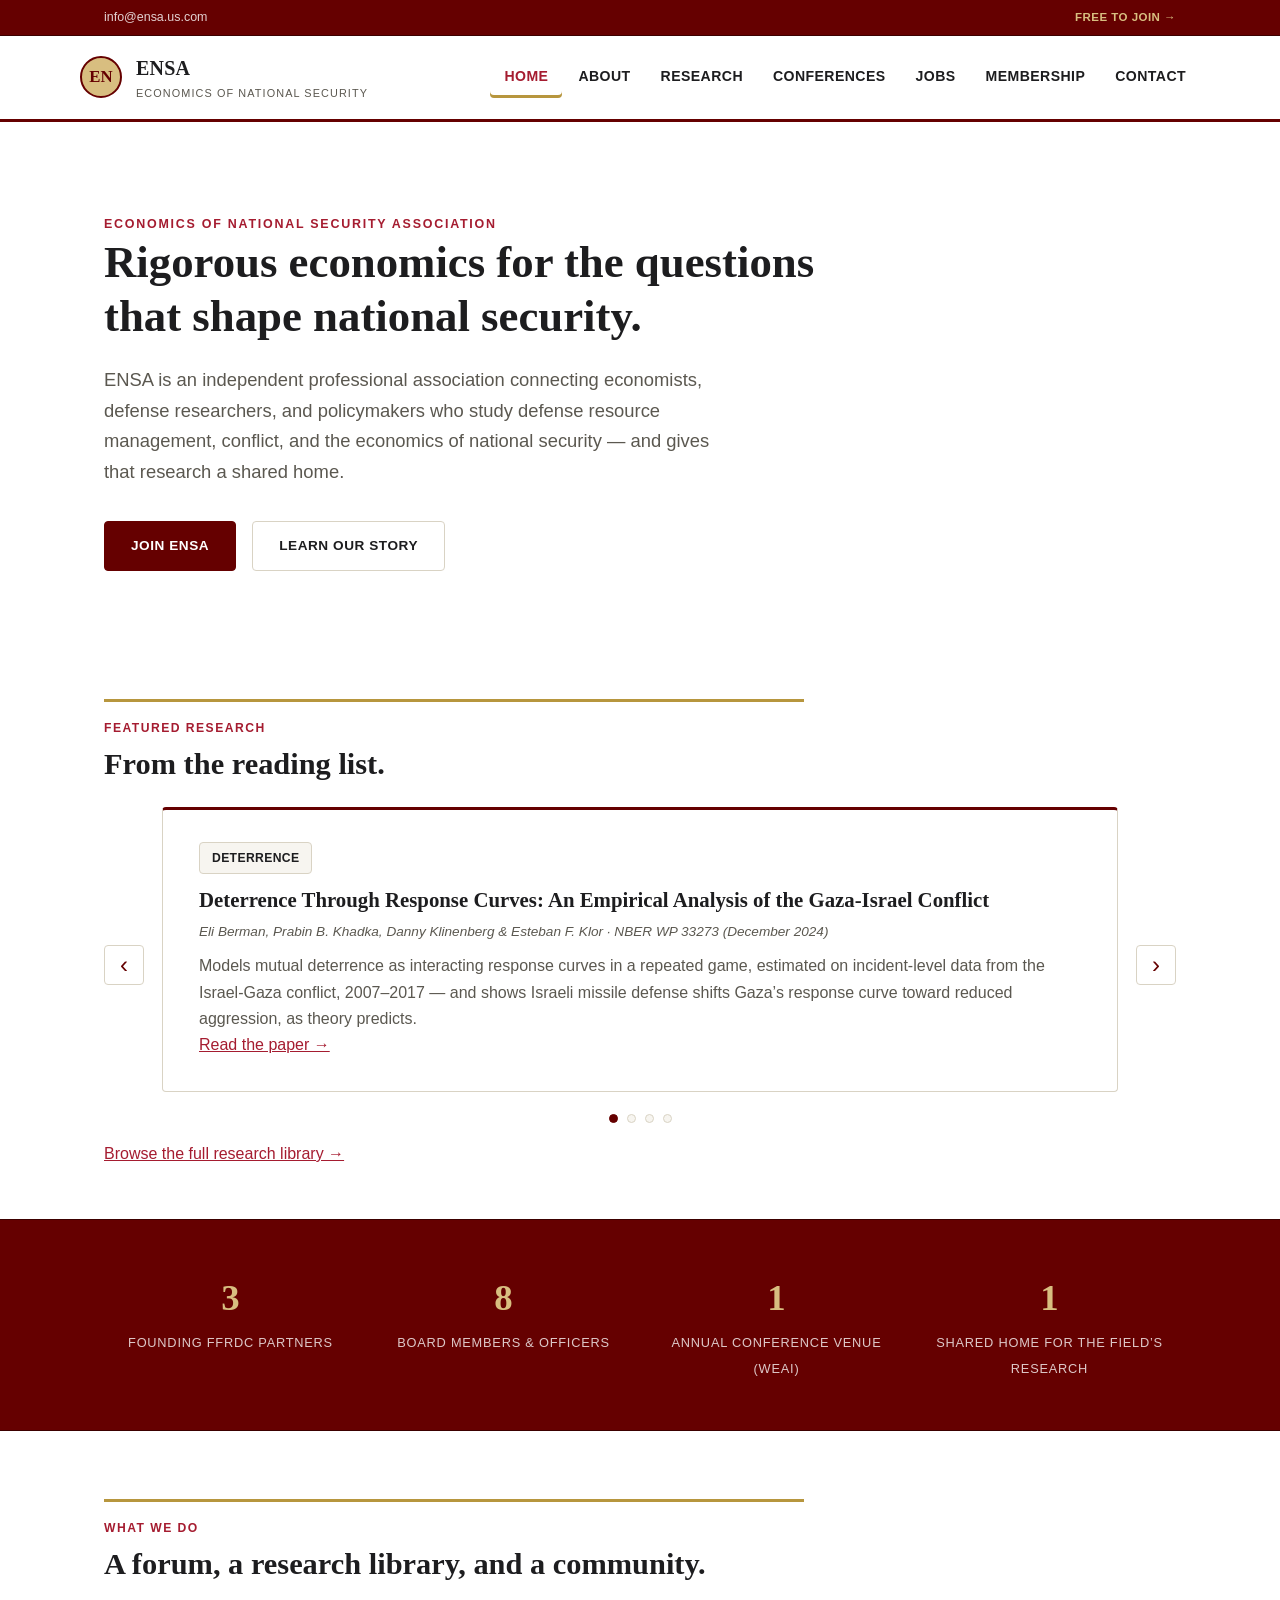
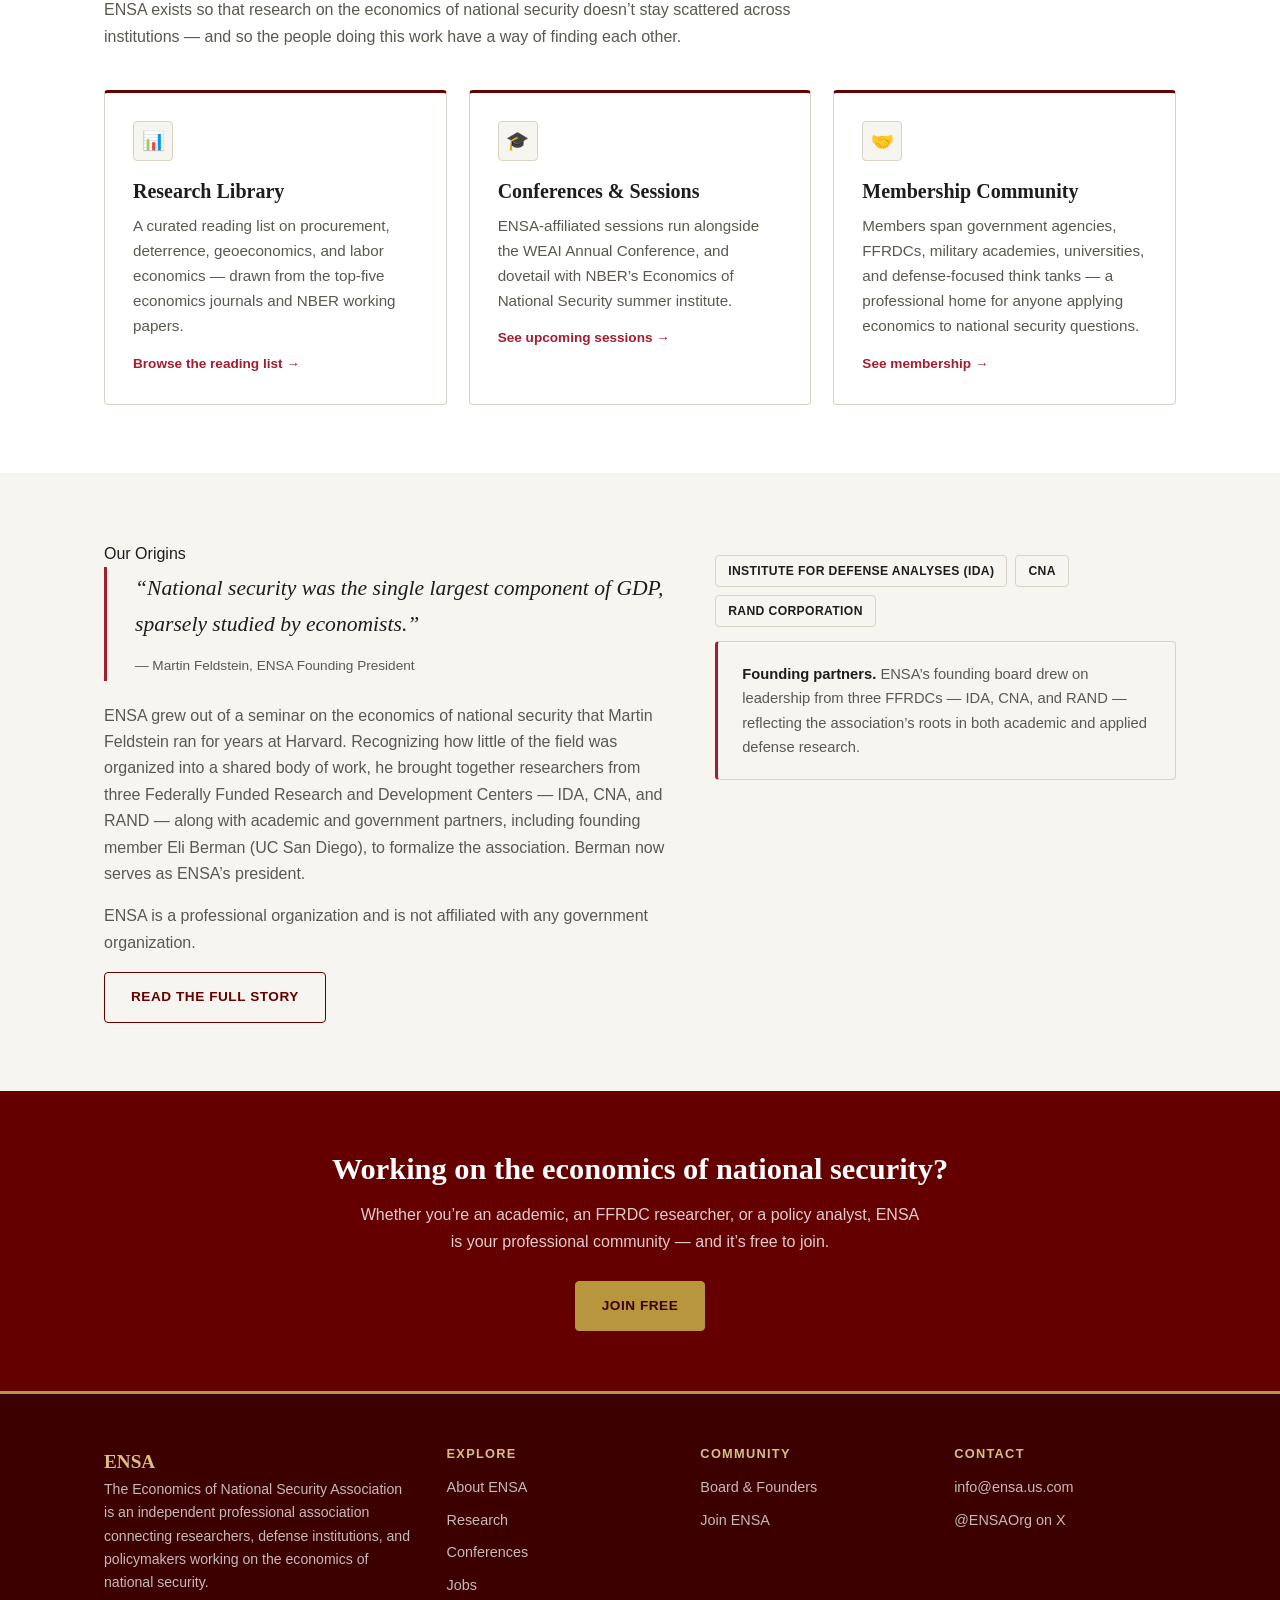
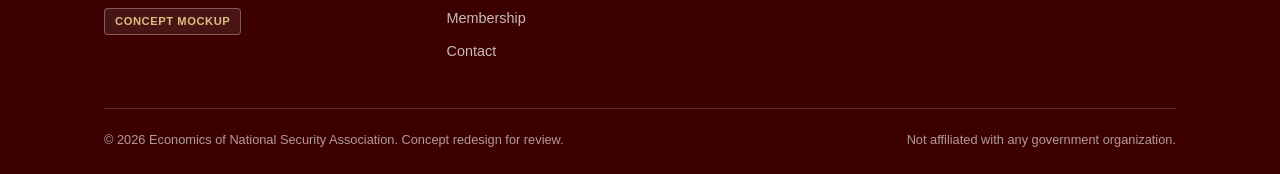
<file: index.html>
<!DOCTYPE html>
<html lang="en">
<head>
<meta charset="UTF-8">
<meta name="viewport" content="width=device-width, initial-scale=1.0">
<title>ENSA — Economics of National Security Association</title>
<meta name="description" content="ENSA connects economists, defense researchers, and policymakers advancing rigorous economic research on national security.">
<link rel="stylesheet" href="css/style.css">
</head>
<body>
<a class="skip-link" href="#main">Skip to content</a>

<div class="topbar">
  <div class="container">
    <div class="topbar-links">
      <a href="mailto:info@ensa.us.com">info@ensa.us.com</a>
    </div>
    <div class="topbar-links">
      <a href="membership.html">Free to Join &rarr;</a>
    </div>
  </div>
</div>

<header class="site-header">
  <div class="container nav-wrap">
    <a class="brand" href="index.html">
      <span class="brand-mark">EN</span>
      <span class="brand-text">
        <span class="brand-name">ENSA</span>
        <span class="brand-sub">Economics of National Security</span>
      </span>
    </a>
    <button class="nav-toggle" aria-label="Toggle navigation" aria-expanded="false">&#9776;</button>
    <nav class="main-nav" aria-label="Primary">
      <ul>
        <li><a href="index.html" aria-current="page">Home</a></li>
        <li><a href="about.html">About</a></li>
        <li><a href="research.html">Research</a></li>
        <li><a href="resources.html">Conferences</a></li>
        <li><a href="jobs.html">Jobs</a></li>
        <li><a href="membership.html">Membership</a></li>
        <li><a href="contact.html">Contact</a></li>
      </ul>
    </nav>
  </div>
</header>

<main id="main">

  <section class="hero">
    <div class="container">
      <span class="eyebrow">Economics of National Security Association</span>
      <h1>Rigorous economics for the questions that shape national security.</h1>
      <p class="lead">ENSA is an independent professional association connecting economists, defense researchers, and policymakers who study defense resource management, conflict, and the economics of national security &mdash; and gives that research a shared home.</p>
      <div class="hero-actions">
        <a class="btn btn-gold" href="membership.html">Join ENSA</a>
        <a class="btn btn-outline" href="about.html">Learn Our Story</a>
      </div>
    </div>
  </section>

  <section class="featured-papers">
    <div class="container">
      <div class="section-head" style="margin-bottom:24px;">
        <span class="kicker">Featured Research</span>
        <h2>From the reading list.</h2>
      </div>
      <div class="carousel" id="paper-carousel" role="region" aria-roledescription="carousel" aria-label="Featured research papers">
        <div class="carousel-track">

          <article class="carousel-slide" aria-hidden="false">
            <span class="tag">Deterrence</span>
            <h3>Deterrence Through Response Curves: An Empirical Analysis of the Gaza-Israel Conflict</h3>
            <p class="paper-meta">Eli Berman, Prabin B. Khadka, Danny Klinenberg &amp; Esteban F. Klor &middot; NBER WP 33273 (December 2024)</p>
            <p>Models mutual deterrence as interacting response curves in a repeated game, estimated on incident-level data from the Israel-Gaza conflict, 2007&ndash;2017 &mdash; and shows Israeli missile defense shifts Gaza&rsquo;s response curve toward reduced aggression, as theory predicts.</p>
            <a class="card-link" href="https://www.nber.org/papers/w33273" target="_blank" rel="noopener">Read the paper &rarr;</a>
          </article>

          <article class="carousel-slide" aria-hidden="true" hidden>
            <span class="tag">Public Finance</span>
            <h3>The Price of War</h3>
            <p class="paper-meta">Jonathan Federle, Andr&eacute; Meier, Gernot J. M&uuml;ller, Willi Mutschler &amp; Moritz Schularick &middot; <em>American Economic Review</em>, Vol. 116, No. 3, pp. 791&ndash;827</p>
            <p>Draws on 150 years of data across 60 countries to estimate war&rsquo;s macroeconomic toll: a war of average intensity cuts output by close to 10% and pushes consumer prices up roughly 20%, with damage spilling over to trading partners and neighbors.</p>
            <a class="card-link" href="https://doi.org/10.1257/aer.20241355" target="_blank" rel="noopener">Read the paper &rarr;</a>
          </article>

          <article class="carousel-slide" aria-hidden="true" hidden>
            <span class="tag">Terrorism</span>
            <h3>Religion, Terrorism and Public Goods: Testing the Club Model</h3>
            <p class="paper-meta">Eli Berman &amp; David D. Laitin &middot; <em>Journal of Public Economics</em>, Vol. 92, No. 10&ndash;11, pp. 1942&ndash;1967; NBER WP 13725</p>
            <p>Models radical religious rebel groups &mdash; Hamas, Hezbollah, the Taliban &mdash; as efficient providers of local public goods that use costly sacrifice to screen out potential defectors before risky attacks.</p>
            <a class="card-link" href="https://www.nber.org/papers/w13725" target="_blank" rel="noopener">Read the paper &rarr;</a>
          </article>

          <article class="carousel-slide" aria-hidden="true" hidden>
            <span class="tag">Economic Theory of War</span>
            <h3>Rationalist Explanations for War</h3>
            <p class="paper-meta">James D. Fearon &middot; <em>International Organization</em>, Vol. 49, No. 3, pp. 379&ndash;414</p>
            <p>The foundational bargaining model of war: since fighting is costly, rational states should always be able to find a negotiated settlement both prefer to war &mdash; so war itself is the puzzle to explain.</p>
            <a class="card-link" href="https://web.stanford.edu/group/fearon-research/cgi-bin/wordpress/wp-content/uploads/2013/10/Rationalist-Explanations-for-War.pdf" target="_blank" rel="noopener">Read the paper &rarr;</a>
          </article>

        </div>
        <button class="carousel-btn prev" type="button" aria-label="Previous paper">&#8249;</button>
        <button class="carousel-btn next" type="button" aria-label="Next paper">&#8250;</button>
        <div class="carousel-dots" role="tablist" aria-label="Choose a featured paper">
          <button class="carousel-dot" type="button" role="tab" aria-selected="true" aria-label="Paper 1 of 4"></button>
          <button class="carousel-dot" type="button" role="tab" aria-selected="false" aria-label="Paper 2 of 4"></button>
          <button class="carousel-dot" type="button" role="tab" aria-selected="false" aria-label="Paper 3 of 4"></button>
          <button class="carousel-dot" type="button" role="tab" aria-selected="false" aria-label="Paper 4 of 4"></button>
        </div>
      </div>
      <a class="card-link" style="display:inline-block;margin-top:18px;" href="research.html">Browse the full research library &rarr;</a>
    </div>
  </section>

  <section class="stats">
    <div class="container">
      <div class="grid">
        <div class="stat">
          <span class="num">3</span>
          <span class="label">Founding FFRDC Partners</span>
        </div>
        <div class="stat">
          <span class="num">8</span>
          <span class="label">Board Members &amp; Officers</span>
        </div>
        <div class="stat">
          <span class="num">1</span>
          <span class="label">Annual Conference Venue (WEAI)</span>
        </div>
        <div class="stat">
          <span class="num">1</span>
          <span class="label">Shared Home for the Field&rsquo;s Research</span>
        </div>
      </div>
    </div>
  </section>

  <section>
    <div class="container">
      <div class="section-head">
        <span class="kicker">What We Do</span>
        <h2>A forum, a research library, and a community.</h2>
        <p>ENSA exists so that research on the economics of national security doesn&rsquo;t stay scattered across institutions &mdash; and so the people doing this work have a way of finding each other.</p>
      </div>
      <div class="grid">
        <div class="card">
          <div class="icon">&#128202;</div>
          <h3>Research Library</h3>
          <p>A curated reading list on procurement, deterrence, geoeconomics, and labor economics &mdash; drawn from the top-five economics journals and NBER working papers.</p>
          <a class="card-link" href="research.html">Browse the reading list &rarr;</a>
        </div>
        <div class="card">
          <div class="icon">&#127891;</div>
          <h3 id="conferences">Conferences &amp; Sessions</h3>
          <p>ENSA-affiliated sessions run alongside the WEAI Annual Conference, and dovetail with NBER&rsquo;s Economics of National Security summer institute.</p>
          <a class="card-link" href="resources.html#conferences">See upcoming sessions &rarr;</a>
        </div>
        <div class="card">
          <div class="icon">&#129309;</div>
          <h3>Membership Community</h3>
          <p>Members span government agencies, FFRDCs, military academies, universities, and defense-focused think tanks &mdash; a professional home for anyone applying economics to national security questions.</p>
          <a class="card-link" href="membership.html">See membership &rarr;</a>
        </div>
      </div>
    </div>
  </section>

  <section class="alt">
    <div class="container two-col">
      <div>
        <span class="kicker">Our Origins</span>
        <p class="pull-quote">
          &ldquo;National security was the single largest component of GDP, sparsely studied by economists.&rdquo;
          <cite>&mdash; Martin Feldstein, ENSA Founding President</cite>
        </p>
        <p>ENSA grew out of a seminar on the economics of national security that Martin Feldstein ran for years at Harvard. Recognizing how little of the field was organized into a shared body of work, he brought together researchers from three Federally Funded Research and Development Centers &mdash; IDA, CNA, and RAND &mdash; along with academic and government partners, including founding member Eli Berman (UC San Diego), to formalize the association. Berman now serves as ENSA&rsquo;s president.</p>
        <p>ENSA is a professional organization and is not affiliated with any government organization.</p>
        <a class="btn btn-outline" style="border-color:var(--navy); color:var(--navy);" href="about.html">Read the full story</a>
      </div>
      <div>
        <div class="tag-list">
          <span class="tag">Institute for Defense Analyses (IDA)</span>
          <span class="tag">CNA</span>
          <span class="tag">RAND Corporation</span>
        </div>
        <div class="callout">
          <strong>Founding partners.</strong> ENSA&rsquo;s founding board drew on leadership from three FFRDCs &mdash; IDA, CNA, and RAND &mdash; reflecting the association&rsquo;s roots in both academic and applied defense research.
        </div>
      </div>
    </div>
  </section>

  <section class="cta-band">
    <div class="container">
      <h2>Working on the economics of national security?</h2>
      <p>Whether you&rsquo;re an academic, an FFRDC researcher, or a policy analyst, ENSA is your professional community &mdash; and it&rsquo;s free to join.</p>
      <a class="btn btn-gold" href="membership.html">Join Free</a>
    </div>
  </section>

</main>

<footer class="site-footer">
  <div class="container">
    <div class="footer-grid">
      <div class="footer-brand">
        <span style="color:var(--gold-light);font-family:var(--serif);font-weight:700;font-size:1.2rem;">ENSA</span>
        <p>The Economics of National Security Association is an independent professional association connecting researchers, defense institutions, and policymakers working on the economics of national security.</p>
        <span class="mockup-badge">Concept Mockup</span>
      </div>
      <div>
        <h4>Explore</h4>
        <ul>
          <li><a href="about.html">About ENSA</a></li>
          <li><a href="research.html">Research</a></li>
          <li><a href="resources.html">Conferences</a></li>
          <li><a href="jobs.html">Jobs</a></li>
          <li><a href="membership.html">Membership</a></li>
          <li><a href="contact.html">Contact</a></li>
        </ul>
      </div>
      <div>
        <h4>Community</h4>
        <ul>
          <li><a href="about.html#board">Board &amp; Founders</a></li>
          <li><a href="membership.html">Join ENSA</a></li>
        </ul>
      </div>
      <div>
        <h4>Contact</h4>
        <ul>
          <li><a href="mailto:info@ensa.us.com">info@ensa.us.com</a></li>
          <li><a href="https://twitter.com/ENSAOrg" target="_blank" rel="noopener">&commat;ENSAOrg on X</a></li>
        </ul>
      </div>
    </div>
    <div class="footer-bottom">
      <span>&copy; 2026 Economics of National Security Association. Concept redesign for review.</span>
      <span>Not affiliated with any government organization.</span>
    </div>
  </div>
</footer>

<script src="assets/nav.js"></script>
<script src="assets/carousel.js"></script>
</body>
</html>
</file>
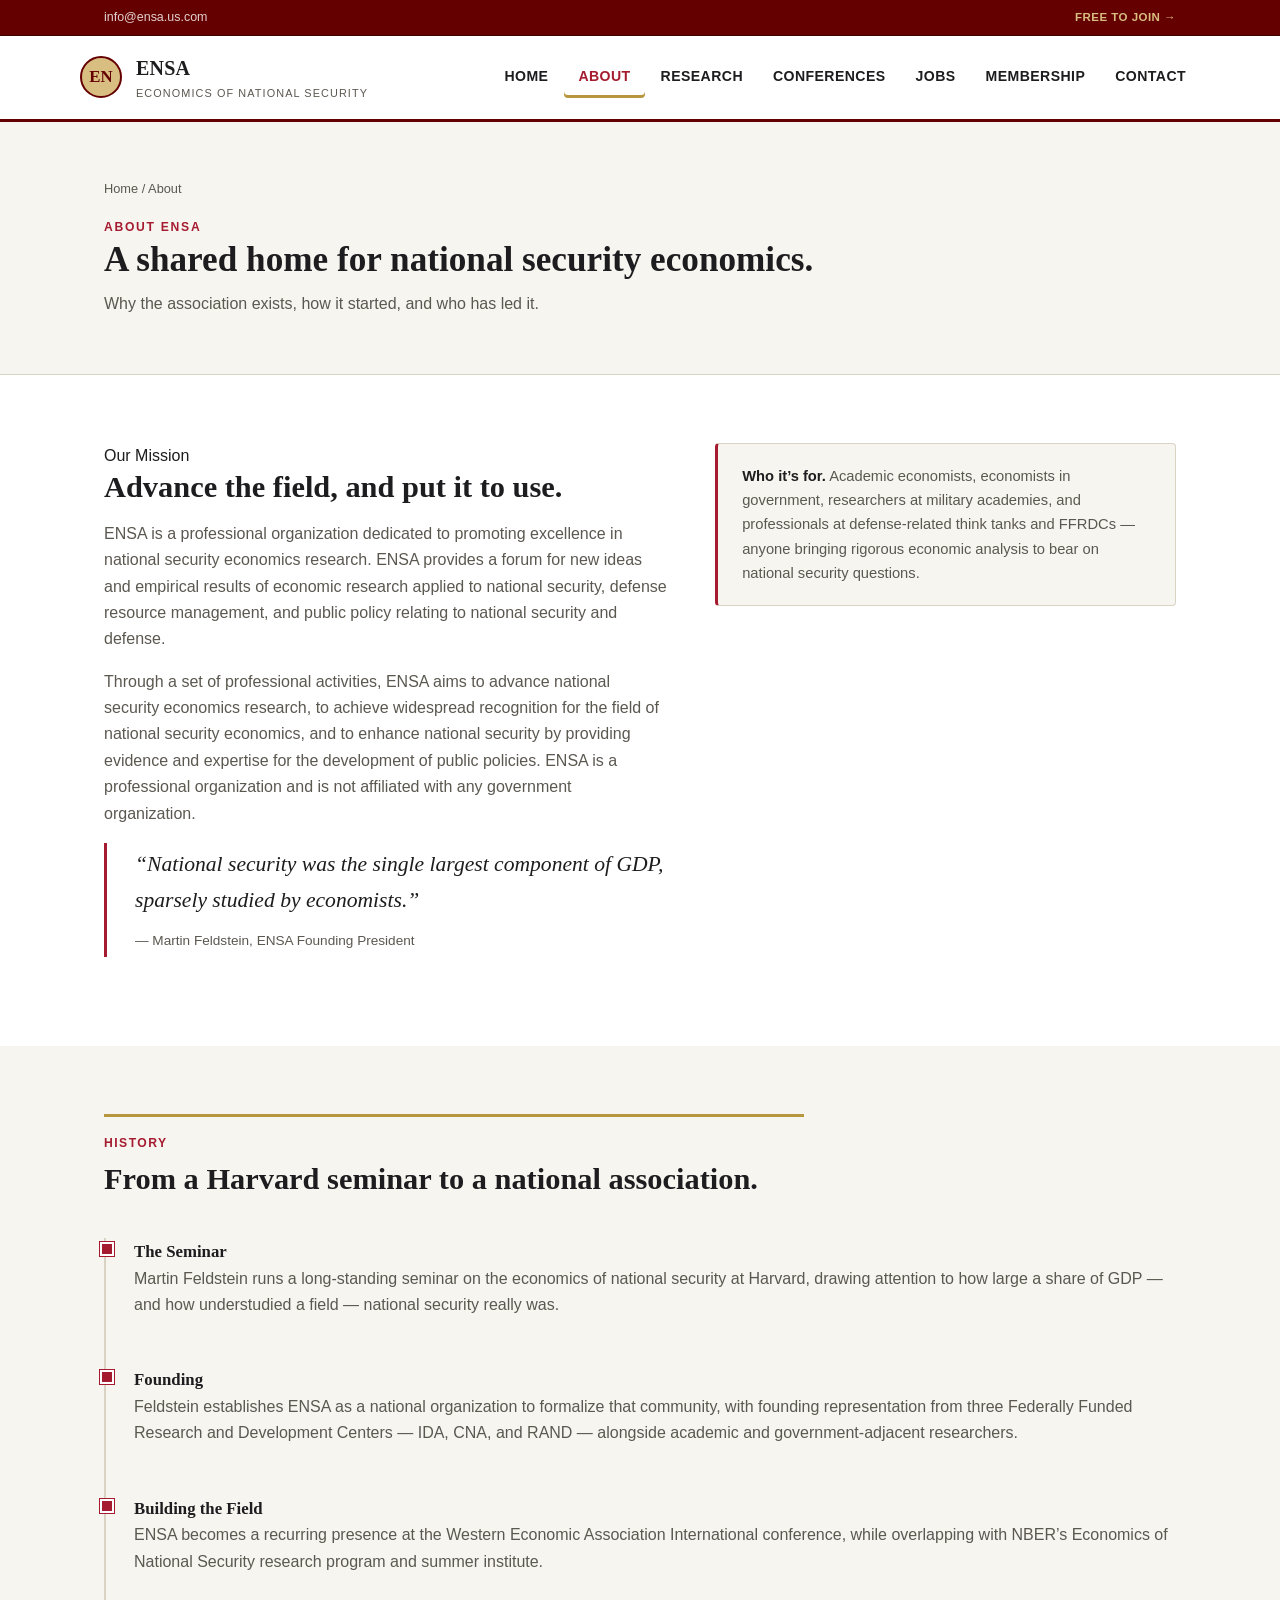
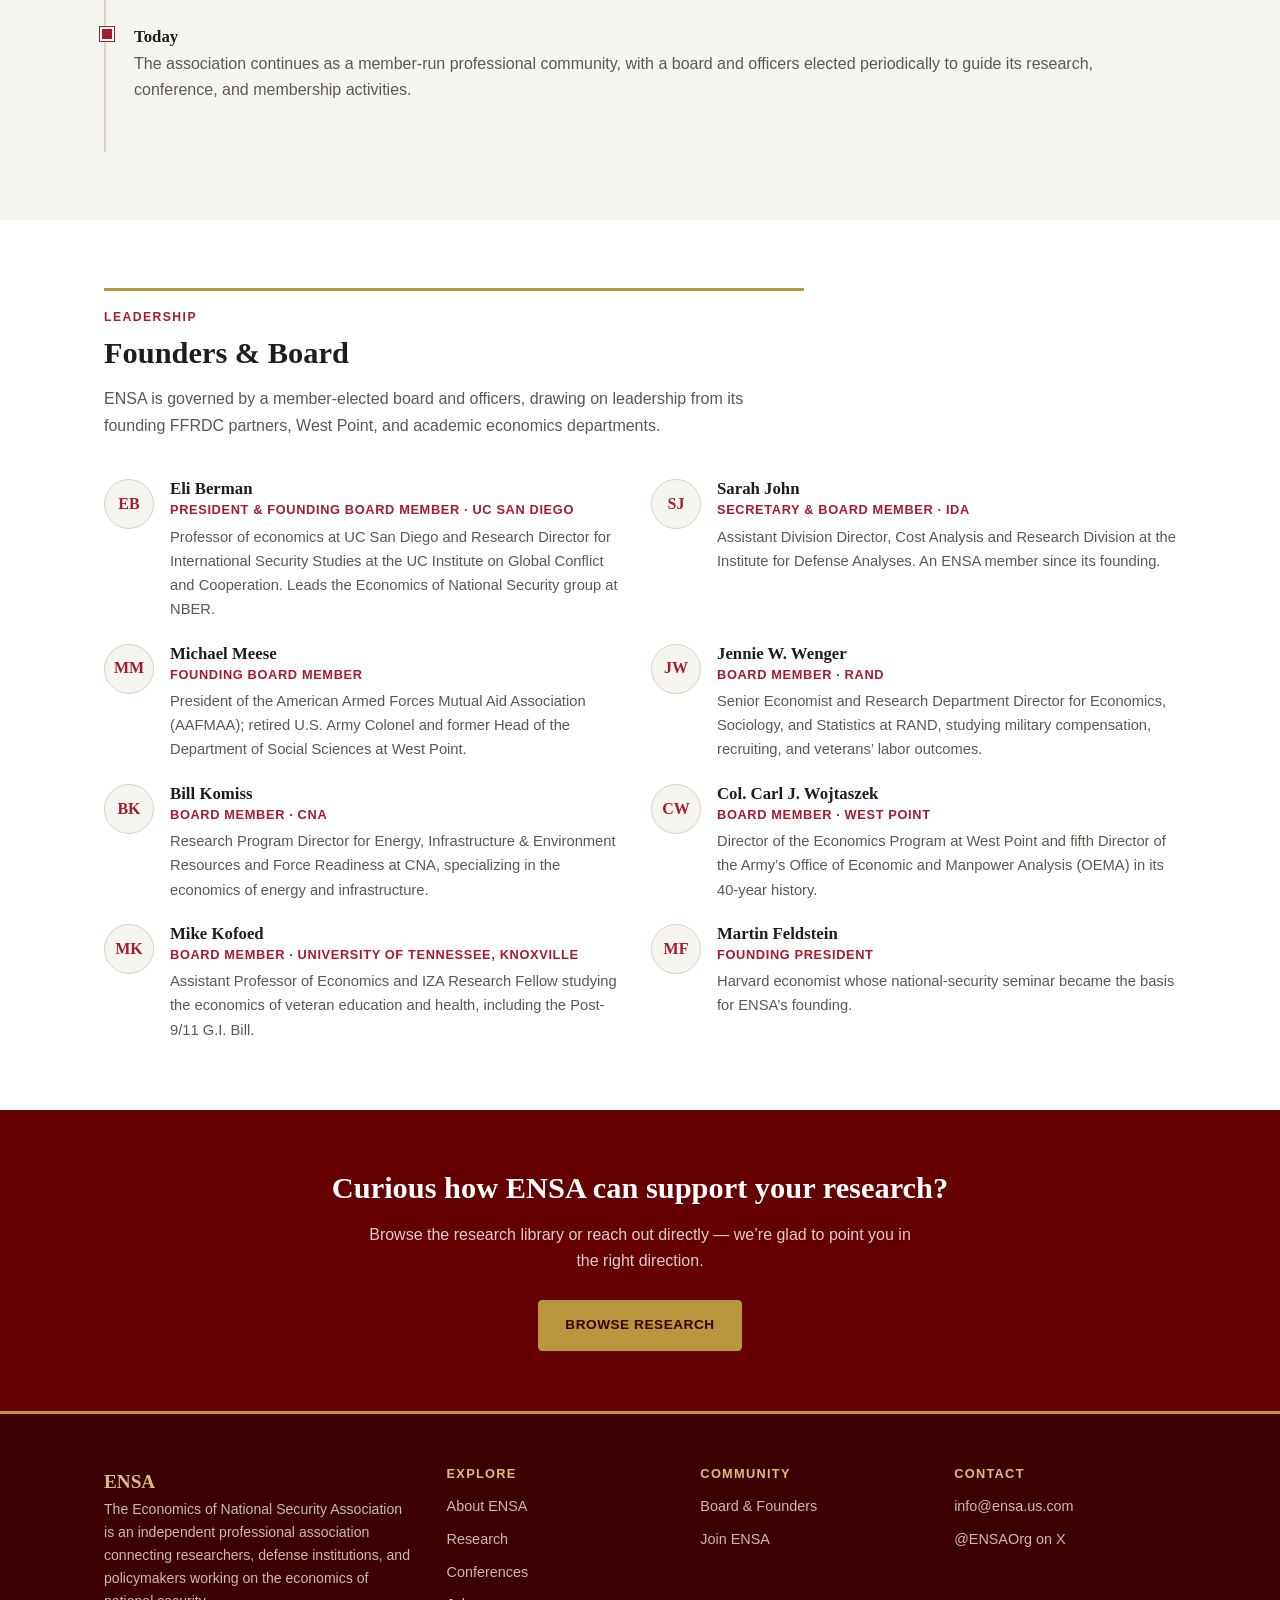
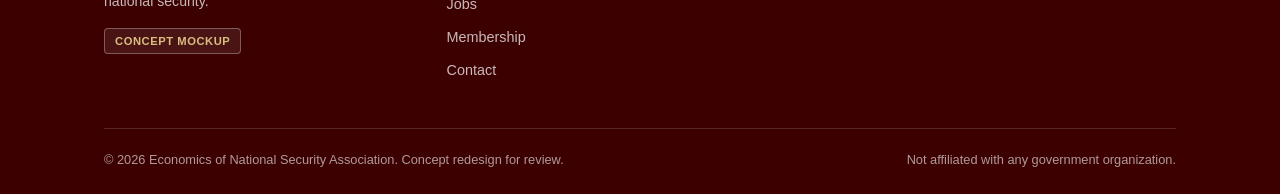
<file: about.html>
<!DOCTYPE html>
<html lang="en">
<head>
<meta charset="UTF-8">
<meta name="viewport" content="width=device-width, initial-scale=1.0">
<title>About — ENSA</title>
<meta name="description" content="The history, mission, and leadership of the Economics of National Security Association.">
<link rel="stylesheet" href="css/style.css">
</head>
<body>
<a class="skip-link" href="#main">Skip to content</a>

<div class="topbar">
  <div class="container">
    <div class="topbar-links">
      <a href="mailto:info@ensa.us.com">info@ensa.us.com</a>
    </div>
    <div class="topbar-links">
      <a href="membership.html">Free to Join &rarr;</a>
    </div>
  </div>
</div>

<header class="site-header">
  <div class="container nav-wrap">
    <a class="brand" href="index.html">
      <span class="brand-mark">EN</span>
      <span class="brand-text">
        <span class="brand-name">ENSA</span>
        <span class="brand-sub">Economics of National Security</span>
      </span>
    </a>
    <button class="nav-toggle" aria-label="Toggle navigation" aria-expanded="false">&#9776;</button>
    <nav class="main-nav" aria-label="Primary">
      <ul>
        <li><a href="index.html">Home</a></li>
        <li><a href="about.html" aria-current="page">About</a></li>
        <li><a href="research.html">Research</a></li>
        <li><a href="resources.html">Conferences</a></li>
        <li><a href="jobs.html">Jobs</a></li>
        <li><a href="membership.html">Membership</a></li>
        <li><a href="contact.html">Contact</a></li>
      </ul>
    </nav>
  </div>
</header>

<main id="main">

  <div class="page-hero">
    <div class="container">
      <div class="breadcrumb"><a href="index.html">Home</a> / About</div>
      <span class="eyebrow">About ENSA</span>
      <h1>A shared home for national security economics.</h1>
      <p>Why the association exists, how it started, and who has led it.</p>
    </div>
  </div>

  <section>
    <div class="container two-col">
      <div>
        <span class="kicker">Our Mission</span>
        <h2>Advance the field, and put it to use.</h2>
        <p>ENSA is a professional organization dedicated to promoting excellence in national security economics research. ENSA provides a forum for new ideas and empirical results of economic research applied to national security, defense resource management, and public policy relating to national security and defense.</p>
        <p>Through a set of professional activities, ENSA aims to advance national security economics research, to achieve widespread recognition for the field of national security economics, and to enhance national security by providing evidence and expertise for the development of public policies. ENSA is a professional organization and is not affiliated with any government organization.</p>

        <p class="pull-quote">
          &ldquo;National security was the single largest component of GDP, sparsely studied by economists.&rdquo;
          <cite>&mdash; Martin Feldstein, ENSA Founding President</cite>
        </p>
      </div>
      <div>
        <div class="callout">
          <strong>Who it&rsquo;s for.</strong> Academic economists, economists in government, researchers at military academies, and professionals at defense-related think tanks and FFRDCs &mdash; anyone bringing rigorous economic analysis to bear on national security questions.
        </div>
      </div>
    </div>
  </section>

  <section class="alt">
    <div class="container">
      <div class="section-head">
        <span class="kicker">History</span>
        <h2>From a Harvard seminar to a national association.</h2>
      </div>
      <ul class="timeline">
        <li>
          <div class="year">The Seminar</div>
          <p>Martin Feldstein runs a long-standing seminar on the economics of national security at Harvard, drawing attention to how large a share of GDP &mdash; and how understudied a field &mdash; national security really was.</p>
        </li>
        <li>
          <div class="year">Founding</div>
          <p>Feldstein establishes ENSA as a national organization to formalize that community, with founding representation from three Federally Funded Research and Development Centers &mdash; IDA, CNA, and RAND &mdash; alongside academic and government-adjacent researchers.</p>
        </li>
        <li>
          <div class="year">Building the Field</div>
          <p>ENSA becomes a recurring presence at the Western Economic Association International conference, while overlapping with NBER&rsquo;s Economics of National Security research program and summer institute.</p>
        </li>
        <li>
          <div class="year">Today</div>
          <p>The association continues as a member-run professional community, with a board and officers elected periodically to guide its research, conference, and membership activities.</p>
        </li>
      </ul>
    </div>
  </section>

  <section id="board">
    <div class="container">
      <div class="section-head">
        <span class="kicker">Leadership</span>
        <h2>Founders &amp; Board</h2>
        <p>ENSA is governed by a member-elected board and officers, drawing on leadership from its founding FFRDC partners, West Point, and academic economics departments.</p>
      </div>

      <div class="grid cols-2">
        <div class="person">
          <div class="avatar">EB</div>
          <div>
            <h4>Eli Berman</h4>
            <div class="role">President &amp; Founding Board Member &middot; UC San Diego</div>
            <p>Professor of economics at UC San Diego and Research Director for International Security Studies at the UC Institute on Global Conflict and Cooperation. Leads the Economics of National Security group at NBER.</p>
          </div>
        </div>
        <div class="person">
          <div class="avatar">SJ</div>
          <div>
            <h4>Sarah John</h4>
            <div class="role">Secretary &amp; Board Member &middot; IDA</div>
            <p>Assistant Division Director, Cost Analysis and Research Division at the Institute for Defense Analyses. An ENSA member since its founding.</p>
          </div>
        </div>
        <div class="person">
          <div class="avatar">MM</div>
          <div>
            <h4>Michael Meese</h4>
            <div class="role">Founding Board Member</div>
            <p>President of the American Armed Forces Mutual Aid Association (AAFMAA); retired U.S. Army Colonel and former Head of the Department of Social Sciences at West Point.</p>
          </div>
        </div>
        <div class="person">
          <div class="avatar">JW</div>
          <div>
            <h4>Jennie W. Wenger</h4>
            <div class="role">Board Member &middot; RAND</div>
            <p>Senior Economist and Research Department Director for Economics, Sociology, and Statistics at RAND, studying military compensation, recruiting, and veterans&rsquo; labor outcomes.</p>
          </div>
        </div>
        <div class="person">
          <div class="avatar">BK</div>
          <div>
            <h4>Bill Komiss</h4>
            <div class="role">Board Member &middot; CNA</div>
            <p>Research Program Director for Energy, Infrastructure &amp; Environment Resources and Force Readiness at CNA, specializing in the economics of energy and infrastructure.</p>
          </div>
        </div>
        <div class="person">
          <div class="avatar">CW</div>
          <div>
            <h4>Col. Carl J. Wojtaszek</h4>
            <div class="role">Board Member &middot; West Point</div>
            <p>Director of the Economics Program at West Point and fifth Director of the Army&rsquo;s Office of Economic and Manpower Analysis (OEMA) in its 40-year history.</p>
          </div>
        </div>
        <div class="person">
          <div class="avatar">MK</div>
          <div>
            <h4>Mike Kofoed</h4>
            <div class="role">Board Member &middot; University of Tennessee, Knoxville</div>
            <p>Assistant Professor of Economics and IZA Research Fellow studying the economics of veteran education and health, including the Post-9/11 G.I. Bill.</p>
          </div>
        </div>
        <div class="person">
          <div class="avatar">MF</div>
          <div>
            <h4>Martin Feldstein</h4>
            <div class="role">Founding President</div>
            <p>Harvard economist whose national-security seminar became the basis for ENSA&rsquo;s founding.</p>
          </div>
        </div>
      </div>
    </div>
  </section>

  <section class="cta-band">
    <div class="container">
      <h2>Curious how ENSA can support your research?</h2>
      <p>Browse the research library or reach out directly &mdash; we&rsquo;re glad to point you in the right direction.</p>
      <a class="btn btn-gold" href="research.html">Browse Research</a>
    </div>
  </section>

</main>

<footer class="site-footer">
  <div class="container">
    <div class="footer-grid">
      <div class="footer-brand">
        <span style="color:var(--gold-light);font-family:var(--serif);font-weight:700;font-size:1.2rem;">ENSA</span>
        <p>The Economics of National Security Association is an independent professional association connecting researchers, defense institutions, and policymakers working on the economics of national security.</p>
        <span class="mockup-badge">Concept Mockup</span>
      </div>
      <div>
        <h4>Explore</h4>
        <ul>
          <li><a href="about.html">About ENSA</a></li>
          <li><a href="research.html">Research</a></li>
          <li><a href="resources.html">Conferences</a></li>
          <li><a href="jobs.html">Jobs</a></li>
          <li><a href="membership.html">Membership</a></li>
          <li><a href="contact.html">Contact</a></li>
        </ul>
      </div>
      <div>
        <h4>Community</h4>
        <ul>
          <li><a href="about.html#board">Board &amp; Founders</a></li>
          <li><a href="membership.html">Join ENSA</a></li>
        </ul>
      </div>
      <div>
        <h4>Contact</h4>
        <ul>
          <li><a href="mailto:info@ensa.us.com">info@ensa.us.com</a></li>
          <li><a href="https://twitter.com/ENSAOrg" target="_blank" rel="noopener">&commat;ENSAOrg on X</a></li>
        </ul>
      </div>
    </div>
    <div class="footer-bottom">
      <span>&copy; 2026 Economics of National Security Association. Concept redesign for review.</span>
      <span>Not affiliated with any government organization.</span>
    </div>
  </div>
</footer>

<script src="assets/nav.js"></script>
</body>
</html>
</file>
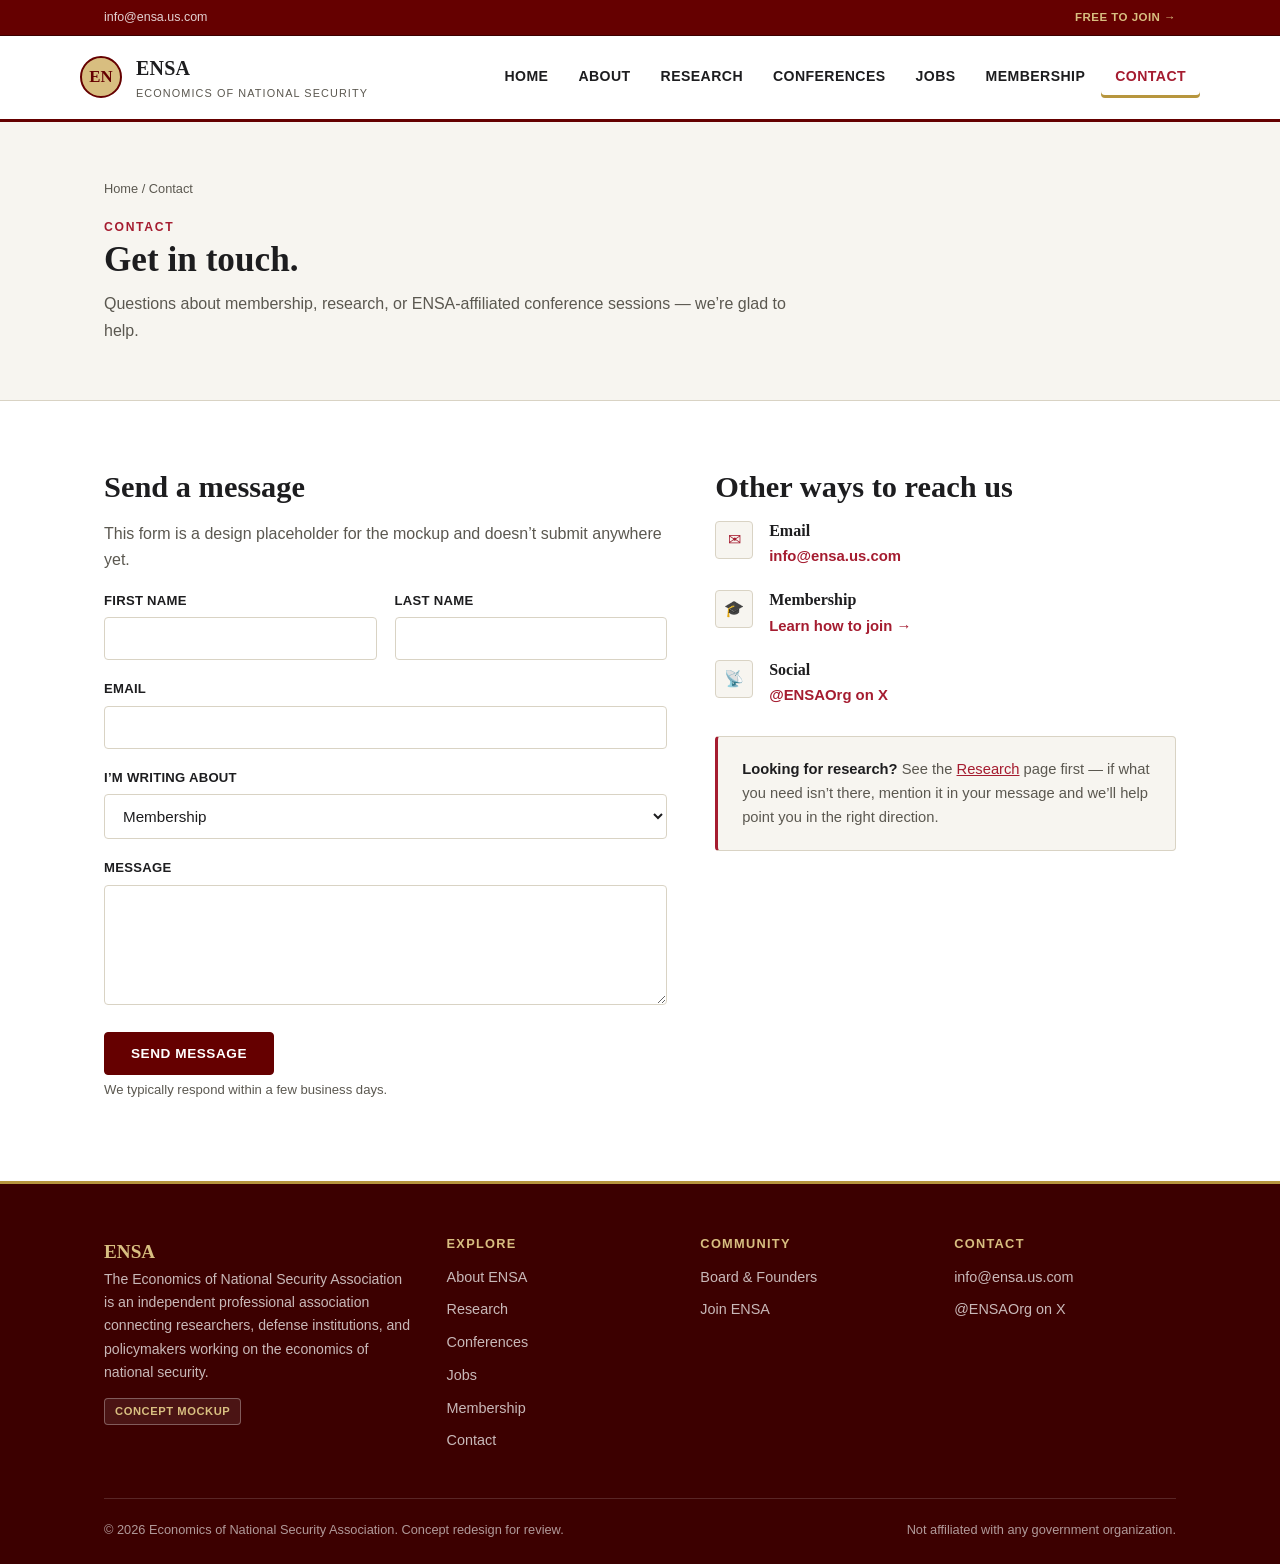
<file: contact.html>
<!DOCTYPE html>
<html lang="en">
<head>
<meta charset="UTF-8">
<meta name="viewport" content="width=device-width, initial-scale=1.0">
<title>Contact — ENSA</title>
<meta name="description" content="Get in touch with the Economics of National Security Association.">
<link rel="stylesheet" href="css/style.css">
</head>
<body>
<a class="skip-link" href="#main">Skip to content</a>

<div class="topbar">
  <div class="container">
    <div class="topbar-links">
      <a href="mailto:info@ensa.us.com">info@ensa.us.com</a>
    </div>
    <div class="topbar-links">
      <a href="membership.html">Free to Join &rarr;</a>
    </div>
  </div>
</div>

<header class="site-header">
  <div class="container nav-wrap">
    <a class="brand" href="index.html">
      <span class="brand-mark">EN</span>
      <span class="brand-text">
        <span class="brand-name">ENSA</span>
        <span class="brand-sub">Economics of National Security</span>
      </span>
    </a>
    <button class="nav-toggle" aria-label="Toggle navigation" aria-expanded="false">&#9776;</button>
    <nav class="main-nav" aria-label="Primary">
      <ul>
        <li><a href="index.html">Home</a></li>
        <li><a href="about.html">About</a></li>
        <li><a href="research.html">Research</a></li>
        <li><a href="resources.html">Conferences</a></li>
        <li><a href="jobs.html">Jobs</a></li>
        <li><a href="membership.html">Membership</a></li>
        <li><a href="contact.html" aria-current="page">Contact</a></li>
      </ul>
    </nav>
  </div>
</header>

<main id="main">

  <div class="page-hero">
    <div class="container">
      <div class="breadcrumb"><a href="index.html">Home</a> / Contact</div>
      <span class="eyebrow">Contact</span>
      <h1>Get in touch.</h1>
      <p>Questions about membership, research, or ENSA-affiliated conference sessions &mdash; we&rsquo;re glad to help.</p>
    </div>
  </div>

  <section>
    <div class="container two-col">
      <div>
        <h2>Send a message</h2>
        <p>This form is a design placeholder for the mockup and doesn&rsquo;t submit anywhere yet.</p>
        <form onsubmit="return false;">
          <div class="form-grid">
            <div>
              <label for="fname">First name</label>
              <input type="text" id="fname" name="fname" required>
            </div>
            <div>
              <label for="lname">Last name</label>
              <input type="text" id="lname" name="lname" required>
            </div>
            <div class="full">
              <label for="email">Email</label>
              <input type="email" id="email" name="email" required>
            </div>
            <div class="full">
              <label for="reason">I&rsquo;m writing about</label>
              <select id="reason" name="reason">
                <option>Membership</option>
                <option>Research library</option>
                <option>Conference sessions</option>
                <option>General inquiry</option>
              </select>
            </div>
            <div class="full">
              <label for="message">Message</label>
              <textarea id="message" name="message" required></textarea>
            </div>
            <div class="full">
              <button type="submit" class="btn btn-gold">Send Message</button>
              <p class="form-note">We typically respond within a few business days.</p>
            </div>
          </div>
        </form>
      </div>

      <div>
        <h2>Other ways to reach us</h2>
        <div class="contact-methods">
          <div class="contact-method">
            <div class="icon">&#9993;</div>
            <div>
              <h4>Email</h4>
              <p><a href="mailto:info@ensa.us.com">info@ensa.us.com</a></p>
            </div>
          </div>
          <div class="contact-method">
            <div class="icon">&#127891;</div>
            <div>
              <h4>Membership</h4>
              <p><a href="membership.html#apply">Learn how to join &rarr;</a></p>
            </div>
          </div>
          <div class="contact-method">
            <div class="icon">&#128225;</div>
            <div>
              <h4>Social</h4>
              <p><a href="https://twitter.com/ENSAOrg" target="_blank" rel="noopener">&commat;ENSAOrg on X</a></p>
            </div>
          </div>
        </div>

        <div class="callout" style="margin-top:28px;">
          <strong>Looking for research?</strong> See the <a href="research.html">Research</a> page first &mdash; if what you need isn&rsquo;t there, mention it in your message and we&rsquo;ll help point you in the right direction.
        </div>
      </div>
    </div>
  </section>

</main>

<footer class="site-footer">
  <div class="container">
    <div class="footer-grid">
      <div class="footer-brand">
        <span style="color:var(--gold-light);font-family:var(--serif);font-weight:700;font-size:1.2rem;">ENSA</span>
        <p>The Economics of National Security Association is an independent professional association connecting researchers, defense institutions, and policymakers working on the economics of national security.</p>
        <span class="mockup-badge">Concept Mockup</span>
      </div>
      <div>
        <h4>Explore</h4>
        <ul>
          <li><a href="about.html">About ENSA</a></li>
          <li><a href="research.html">Research</a></li>
          <li><a href="resources.html">Conferences</a></li>
          <li><a href="jobs.html">Jobs</a></li>
          <li><a href="membership.html">Membership</a></li>
          <li><a href="contact.html">Contact</a></li>
        </ul>
      </div>
      <div>
        <h4>Community</h4>
        <ul>
          <li><a href="about.html#board">Board &amp; Founders</a></li>
          <li><a href="membership.html">Join ENSA</a></li>
        </ul>
      </div>
      <div>
        <h4>Contact</h4>
        <ul>
          <li><a href="mailto:info@ensa.us.com">info@ensa.us.com</a></li>
          <li><a href="https://twitter.com/ENSAOrg" target="_blank" rel="noopener">&commat;ENSAOrg on X</a></li>
        </ul>
      </div>
    </div>
    <div class="footer-bottom">
      <span>&copy; 2026 Economics of National Security Association. Concept redesign for review.</span>
      <span>Not affiliated with any government organization.</span>
    </div>
  </div>
</footer>

<script src="assets/nav.js"></script>
</body>
</html>
</file>
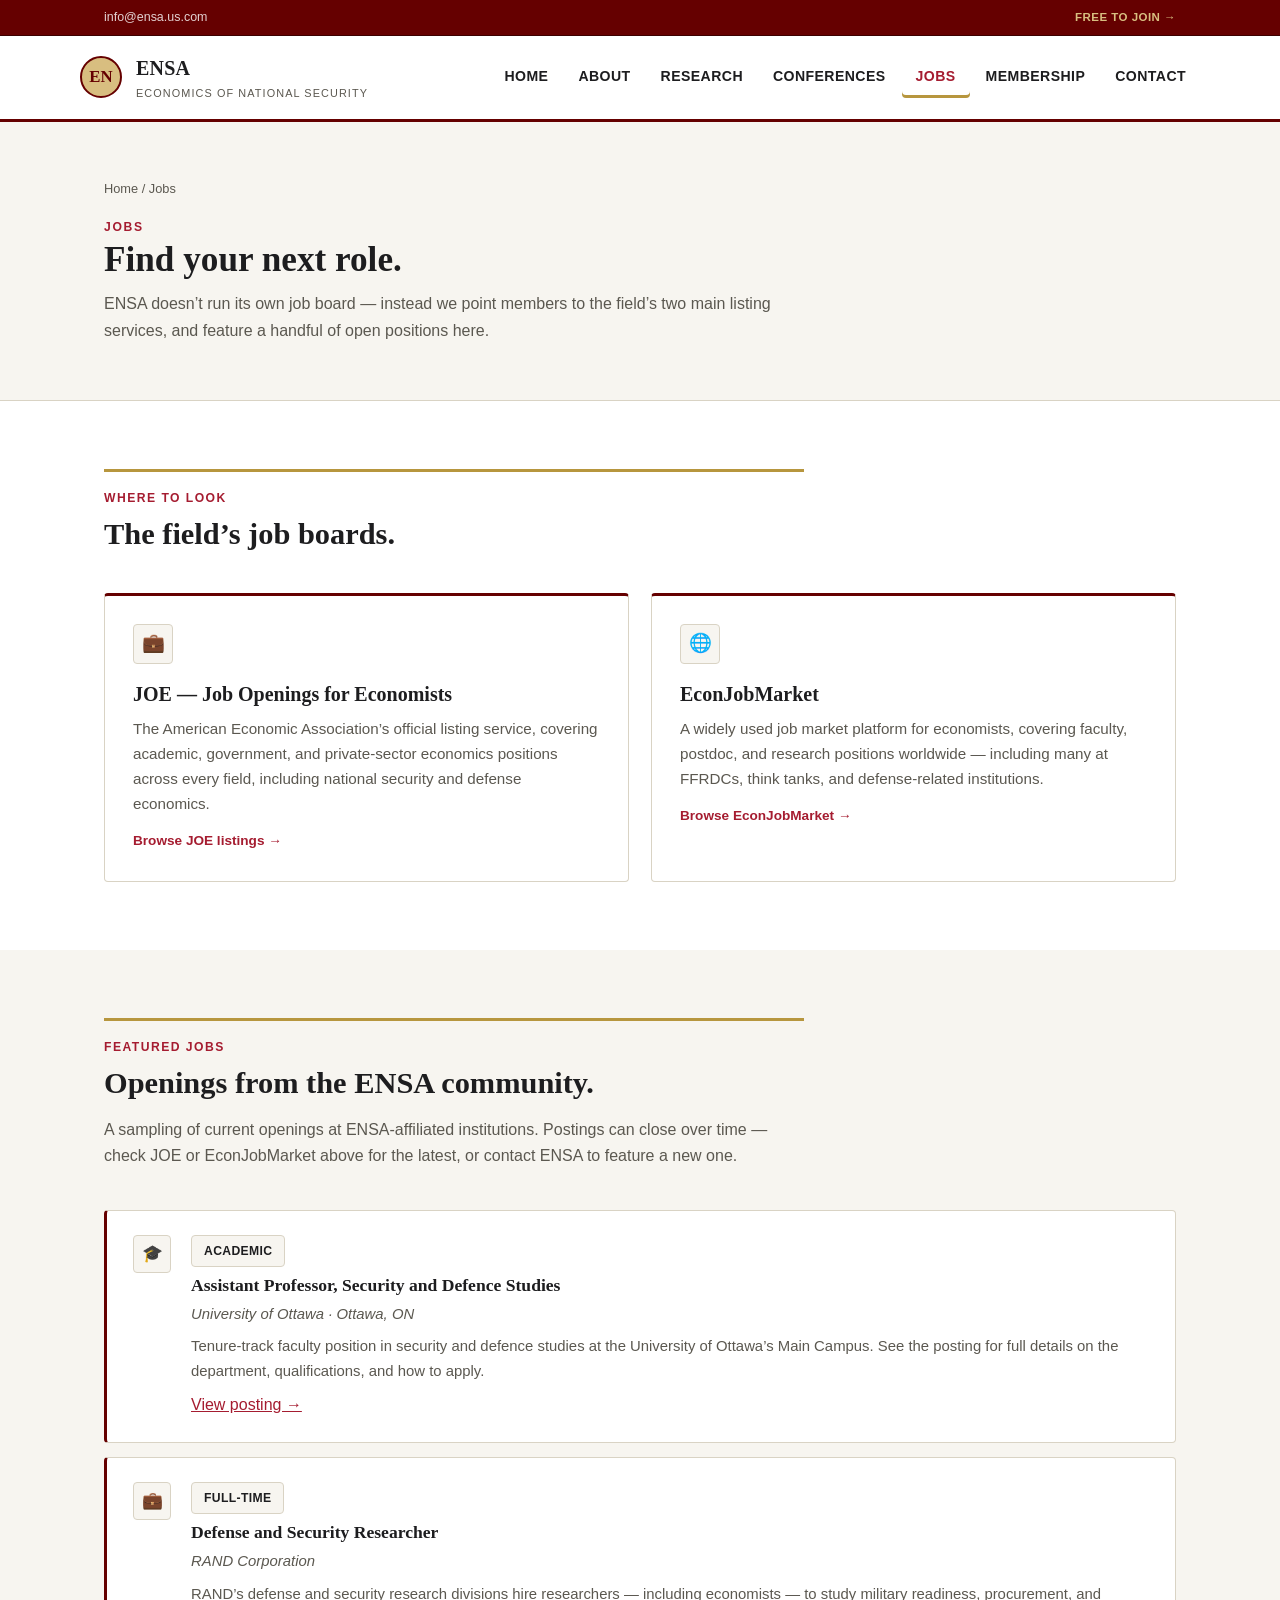
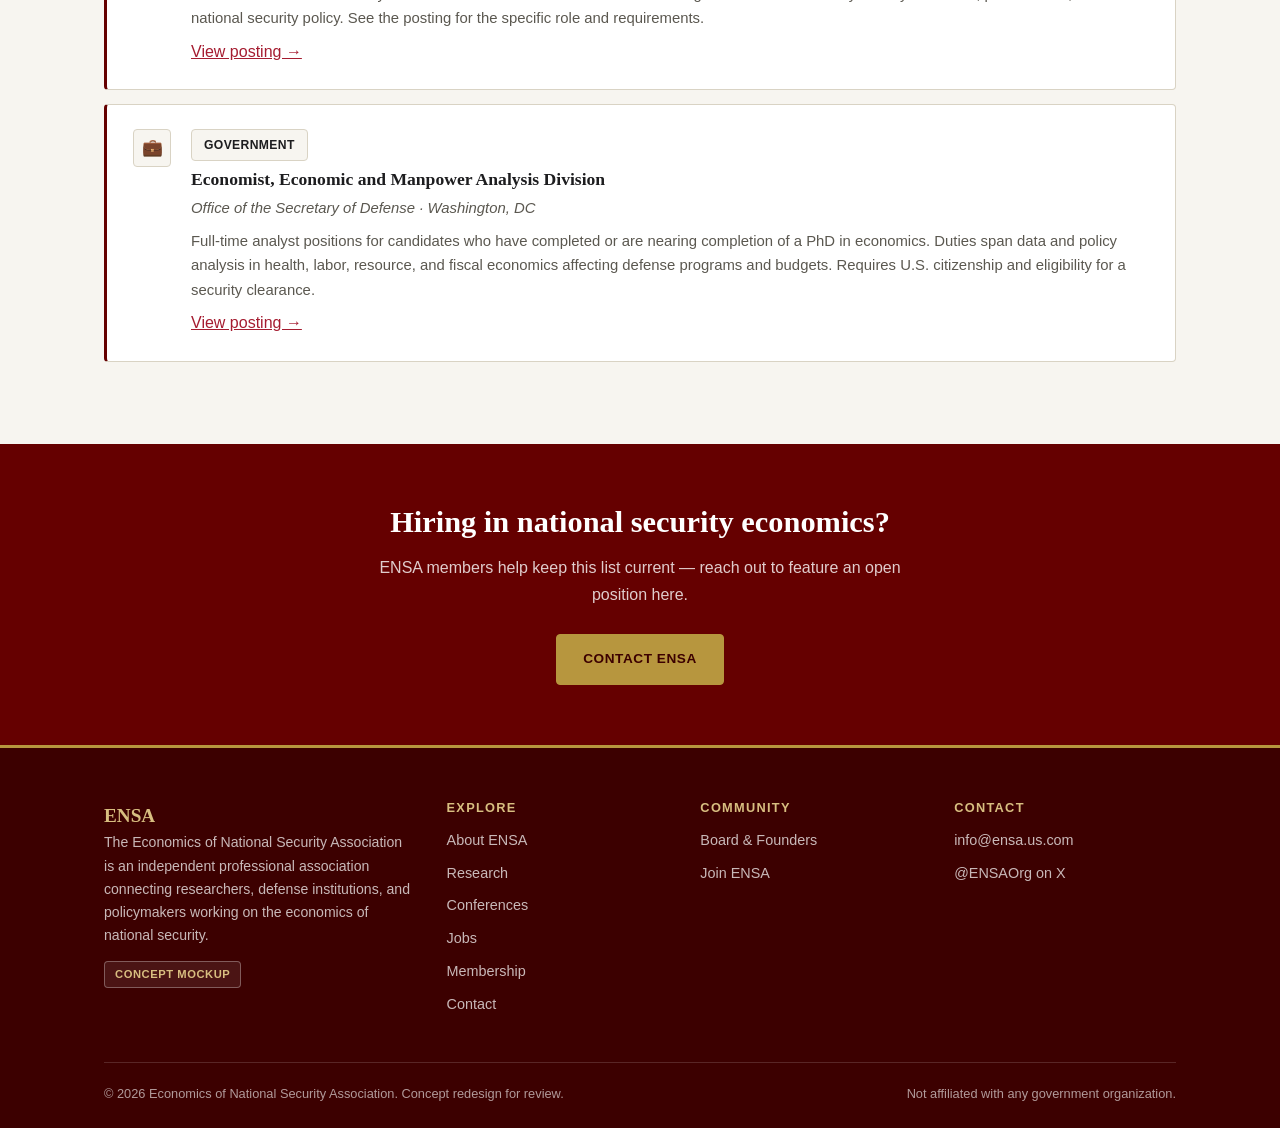
<file: jobs.html>
<!DOCTYPE html>
<html lang="en">
<head>
<meta charset="UTF-8">
<meta name="viewport" content="width=device-width, initial-scale=1.0">
<title>Jobs — ENSA</title>
<meta name="description" content="Job postings in the economics of national security — browse JOE and EconJobMarket listings, or see positions featured by ENSA.">
<link rel="stylesheet" href="css/style.css">
</head>
<body>
<a class="skip-link" href="#main">Skip to content</a>

<div class="topbar">
  <div class="container">
    <div class="topbar-links">
      <a href="mailto:info@ensa.us.com">info@ensa.us.com</a>
    </div>
    <div class="topbar-links">
      <a href="membership.html">Free to Join &rarr;</a>
    </div>
  </div>
</div>

<header class="site-header">
  <div class="container nav-wrap">
    <a class="brand" href="index.html">
      <span class="brand-mark">EN</span>
      <span class="brand-text">
        <span class="brand-name">ENSA</span>
        <span class="brand-sub">Economics of National Security</span>
      </span>
    </a>
    <button class="nav-toggle" aria-label="Toggle navigation" aria-expanded="false">&#9776;</button>
    <nav class="main-nav" aria-label="Primary">
      <ul>
        <li><a href="index.html">Home</a></li>
        <li><a href="about.html">About</a></li>
        <li><a href="research.html">Research</a></li>
        <li><a href="resources.html">Conferences</a></li>
        <li><a href="jobs.html" aria-current="page">Jobs</a></li>
        <li><a href="membership.html">Membership</a></li>
        <li><a href="contact.html">Contact</a></li>
      </ul>
    </nav>
  </div>
</header>

<main id="main">

  <div class="page-hero">
    <div class="container">
      <div class="breadcrumb"><a href="index.html">Home</a> / Jobs</div>
      <span class="eyebrow">Jobs</span>
      <h1>Find your next role.</h1>
      <p>ENSA doesn&rsquo;t run its own job board &mdash; instead we point members to the field&rsquo;s two main listing services, and feature a handful of open positions here.</p>
    </div>
  </div>

  <section id="boards">
    <div class="container">
      <div class="section-head">
        <span class="kicker">Where to Look</span>
        <h2>The field&rsquo;s job boards.</h2>
      </div>
      <div class="grid cols-2">
        <div class="card">
          <div class="icon">&#128188;</div>
          <h3>JOE &mdash; Job Openings for Economists</h3>
          <p>The American Economic Association&rsquo;s official listing service, covering academic, government, and private-sector economics positions across every field, including national security and defense economics.</p>
          <a class="card-link" href="https://www.aeaweb.org/joe/listings" target="_blank" rel="noopener">Browse JOE listings &rarr;</a>
        </div>
        <div class="card">
          <div class="icon">&#127760;</div>
          <h3>EconJobMarket</h3>
          <p>A widely used job market platform for economists, covering faculty, postdoc, and research positions worldwide &mdash; including many at FFRDCs, think tanks, and defense-related institutions.</p>
          <a class="card-link" href="https://econjobmarket.org/" target="_blank" rel="noopener">Browse EconJobMarket &rarr;</a>
        </div>
      </div>
    </div>
  </section>

  <section class="alt" id="featured">
    <div class="container">
      <div class="section-head">
        <span class="kicker">Featured Jobs</span>
        <h2>Openings from the ENSA community.</h2>
        <p>A sampling of current openings at ENSA-affiliated institutions. Postings can close over time &mdash; check JOE or EconJobMarket above for the latest, or contact ENSA to feature a new one.</p>
      </div>

      <div class="resource">
        <div class="icon">&#127891;</div>
        <div>
          <div class="tag-list" style="margin:0 0 8px;"><span class="tag">Academic</span></div>
          <h3>Assistant Professor, Security and Defence Studies</h3>
          <p class="paper-meta">University of Ottawa &middot; Ottawa, ON</p>
          <p>Tenure-track faculty position in security and defence studies at the University of Ottawa&rsquo;s Main Campus. See the posting for full details on the department, qualifications, and how to apply.</p>
          <a class="card-link" href="https://uottawa.wd3.myworkdayjobs.com/en-US/uottawa_external_career_site/job/Main-Campus/Assistant-Professor---Security-and-Defence-Studies_JR38809" target="_blank" rel="noopener">View posting &rarr;</a>
        </div>
      </div>

      <div class="resource">
        <div class="icon">&#128188;</div>
        <div>
          <div class="tag-list" style="margin:0 0 8px;"><span class="tag">Full-Time</span></div>
          <h3>Defense and Security Researcher</h3>
          <p class="paper-meta">RAND Corporation</p>
          <p>RAND&rsquo;s defense and security research divisions hire researchers &mdash; including economists &mdash; to study military readiness, procurement, and national security policy. See the posting for the specific role and requirements.</p>
          <a class="card-link" href="https://rand.wd5.myworkdayjobs.com/en-US/External_Career_Site/job/Defense-and-Security-Researcher_R2776" target="_blank" rel="noopener">View posting &rarr;</a>
        </div>
      </div>

      <div class="resource">
        <div class="icon">&#128188;</div>
        <div>
          <div class="tag-list" style="margin:0 0 8px;"><span class="tag">Government</span></div>
          <h3>Economist, Economic and Manpower Analysis Division</h3>
          <p class="paper-meta">Office of the Secretary of Defense &middot; Washington, DC</p>
          <p>Full-time analyst positions for candidates who have completed or are nearing completion of a PhD in economics. Duties span data and policy analysis in health, labor, resource, and fiscal economics affecting defense programs and budgets. Requires U.S. citizenship and eligibility for a security clearance.</p>
          <a class="card-link" href="https://economics.osd.mil/emadjobs.html" target="_blank" rel="noopener">View posting &rarr;</a>
        </div>
      </div>

    </div>
  </section>

  <section class="cta-band">
    <div class="container">
      <h2>Hiring in national security economics?</h2>
      <p>ENSA members help keep this list current &mdash; reach out to feature an open position here.</p>
      <a class="btn btn-gold" href="contact.html">Contact ENSA</a>
    </div>
  </section>

</main>

<footer class="site-footer">
  <div class="container">
    <div class="footer-grid">
      <div class="footer-brand">
        <span style="color:var(--gold-light);font-family:var(--serif);font-weight:700;font-size:1.2rem;">ENSA</span>
        <p>The Economics of National Security Association is an independent professional association connecting researchers, defense institutions, and policymakers working on the economics of national security.</p>
        <span class="mockup-badge">Concept Mockup</span>
      </div>
      <div>
        <h4>Explore</h4>
        <ul>
          <li><a href="about.html">About ENSA</a></li>
          <li><a href="research.html">Research</a></li>
          <li><a href="resources.html">Conferences</a></li>
          <li><a href="jobs.html">Jobs</a></li>
          <li><a href="membership.html">Membership</a></li>
          <li><a href="contact.html">Contact</a></li>
        </ul>
      </div>
      <div>
        <h4>Community</h4>
        <ul>
          <li><a href="about.html#board">Board &amp; Founders</a></li>
          <li><a href="membership.html">Join ENSA</a></li>
        </ul>
      </div>
      <div>
        <h4>Contact</h4>
        <ul>
          <li><a href="mailto:info@ensa.us.com">info@ensa.us.com</a></li>
          <li><a href="https://twitter.com/ENSAOrg" target="_blank" rel="noopener">&commat;ENSAOrg on X</a></li>
        </ul>
      </div>
    </div>
    <div class="footer-bottom">
      <span>&copy; 2026 Economics of National Security Association. Concept redesign for review.</span>
      <span>Not affiliated with any government organization.</span>
    </div>
  </div>
</footer>

<script src="assets/nav.js"></script>
</body>
</html>
</file>
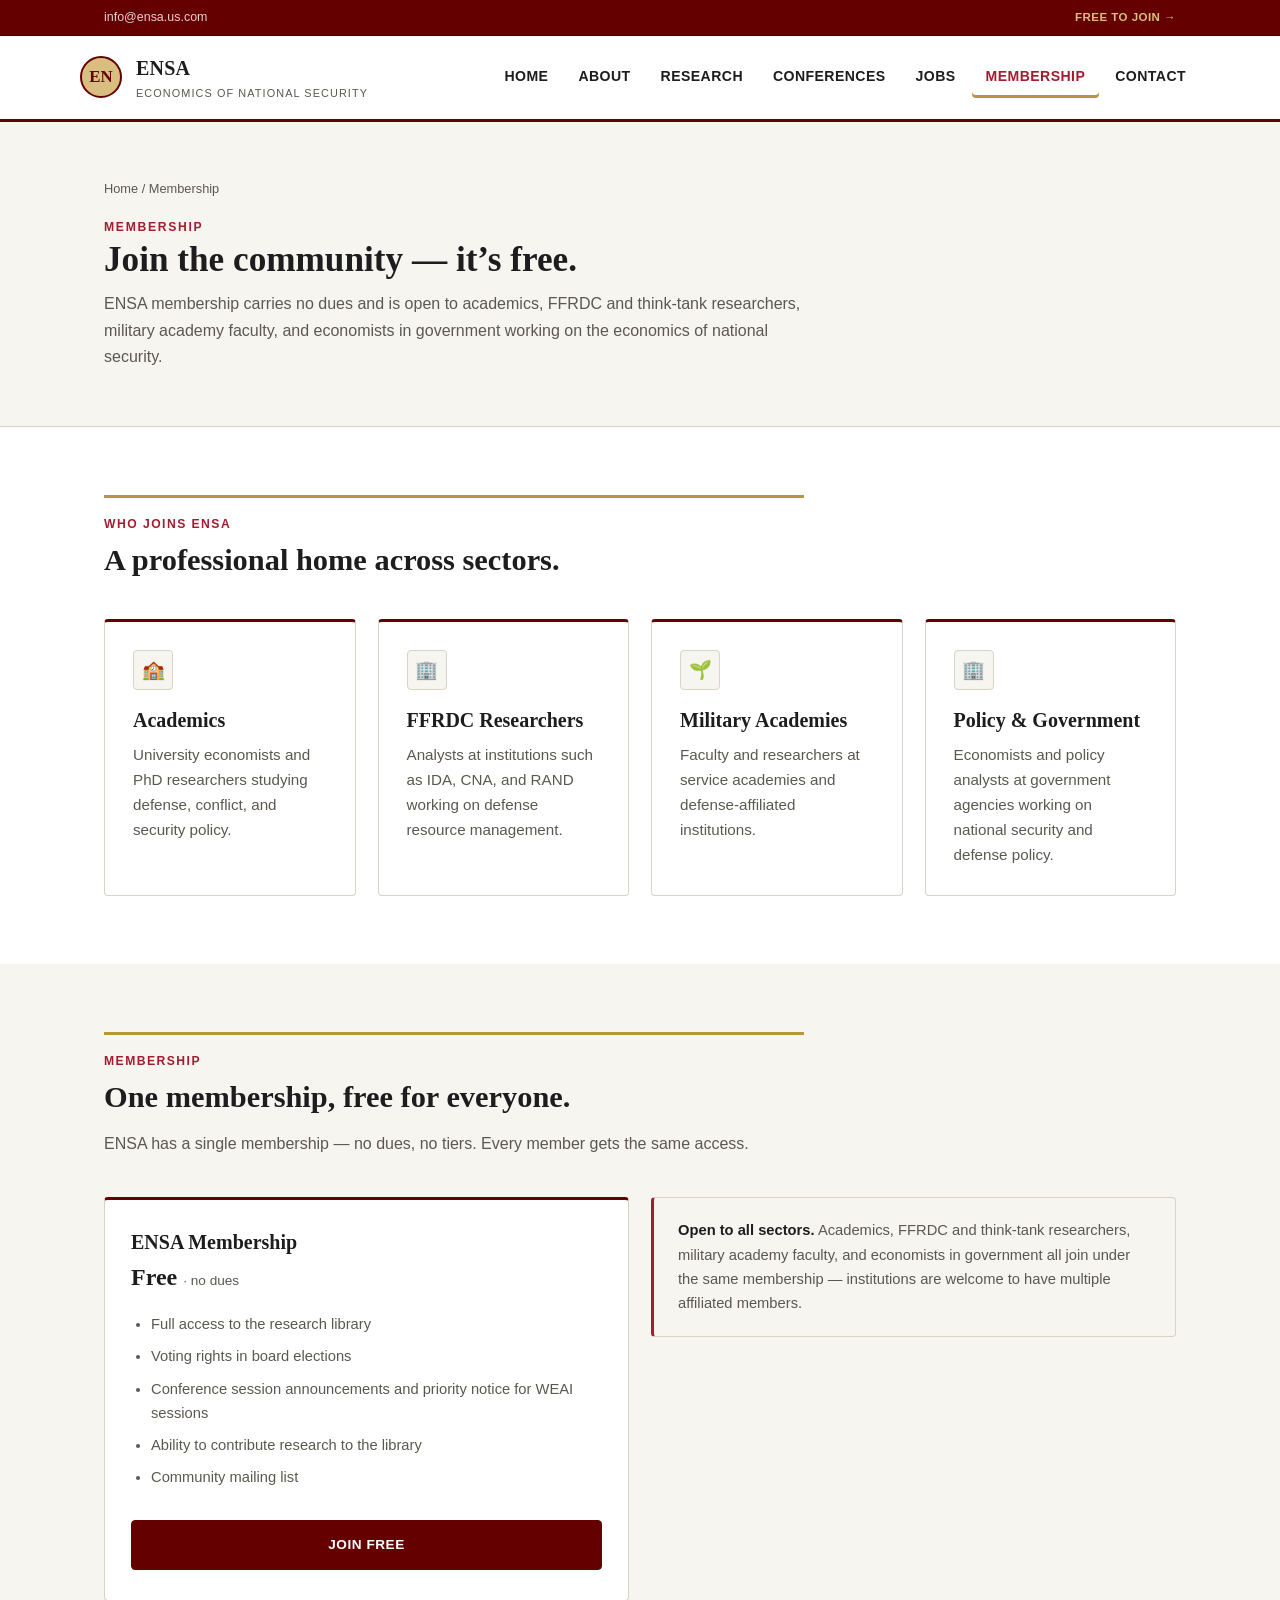
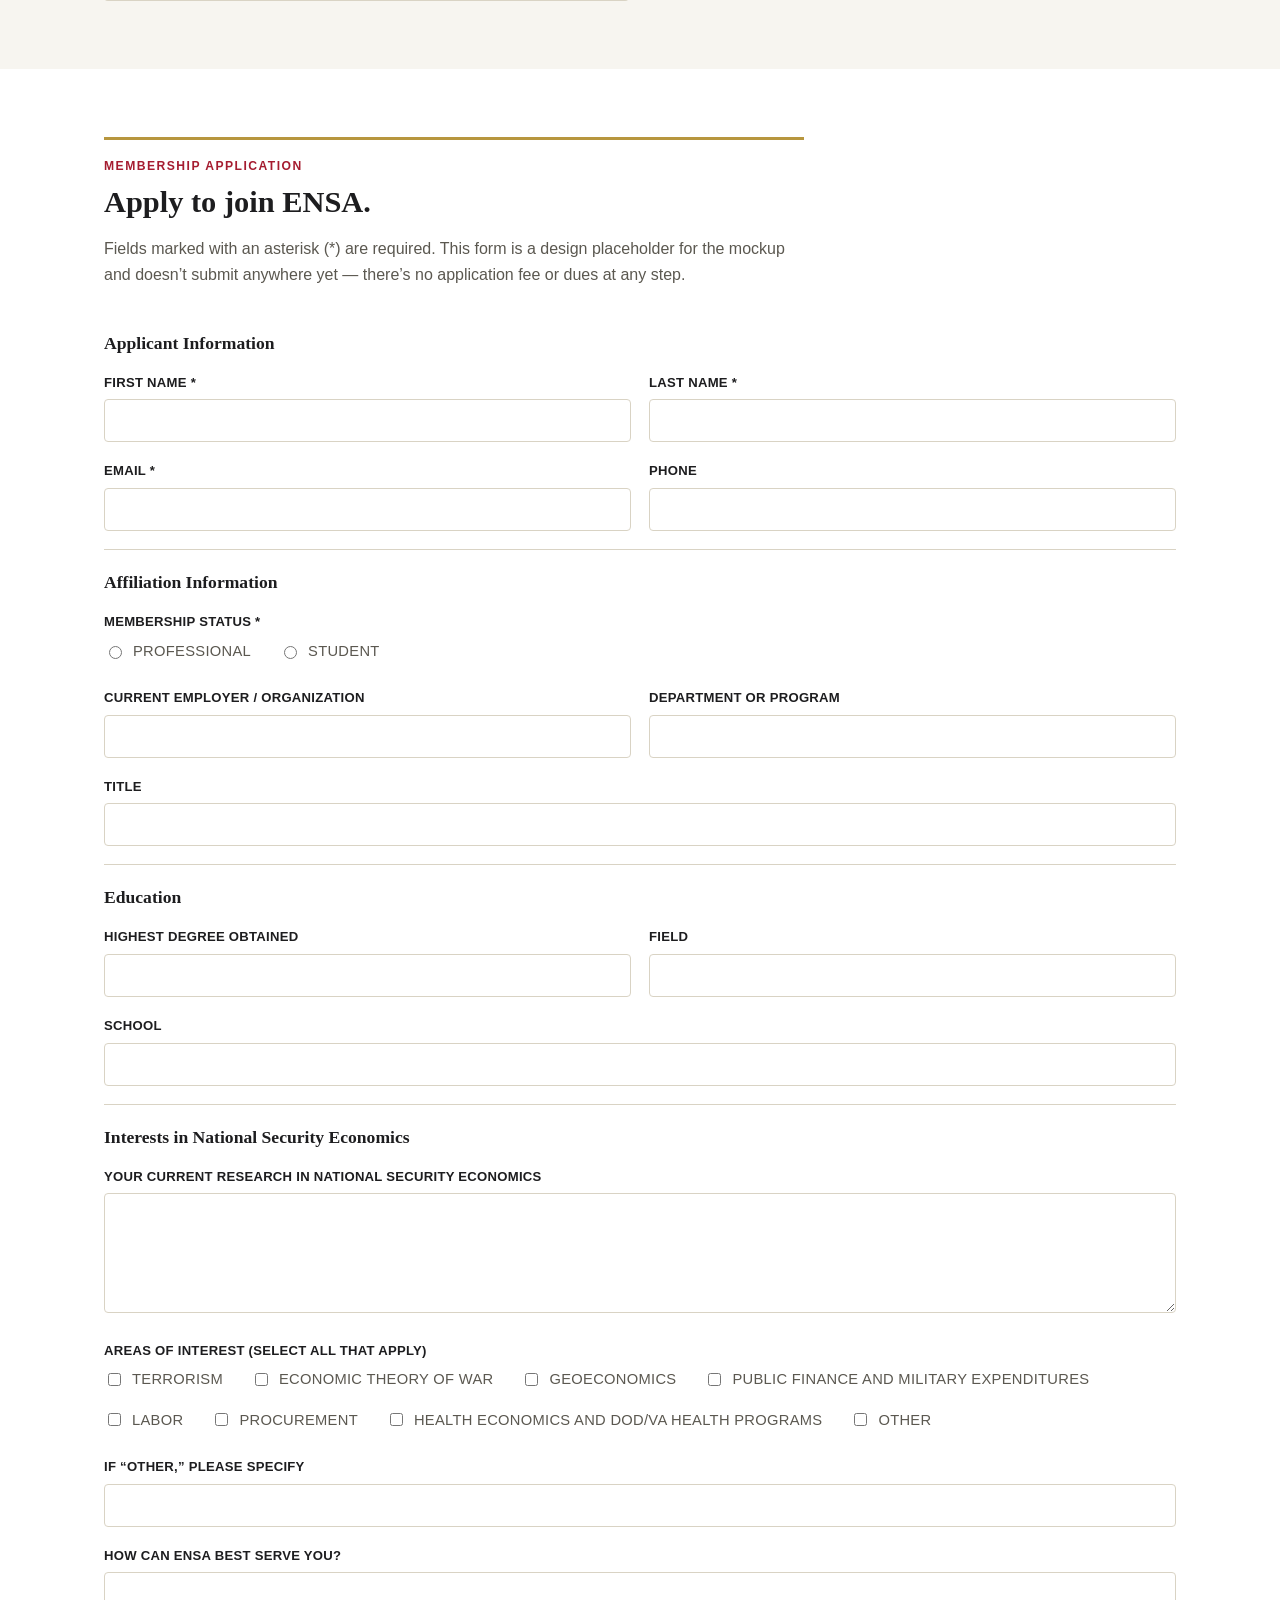
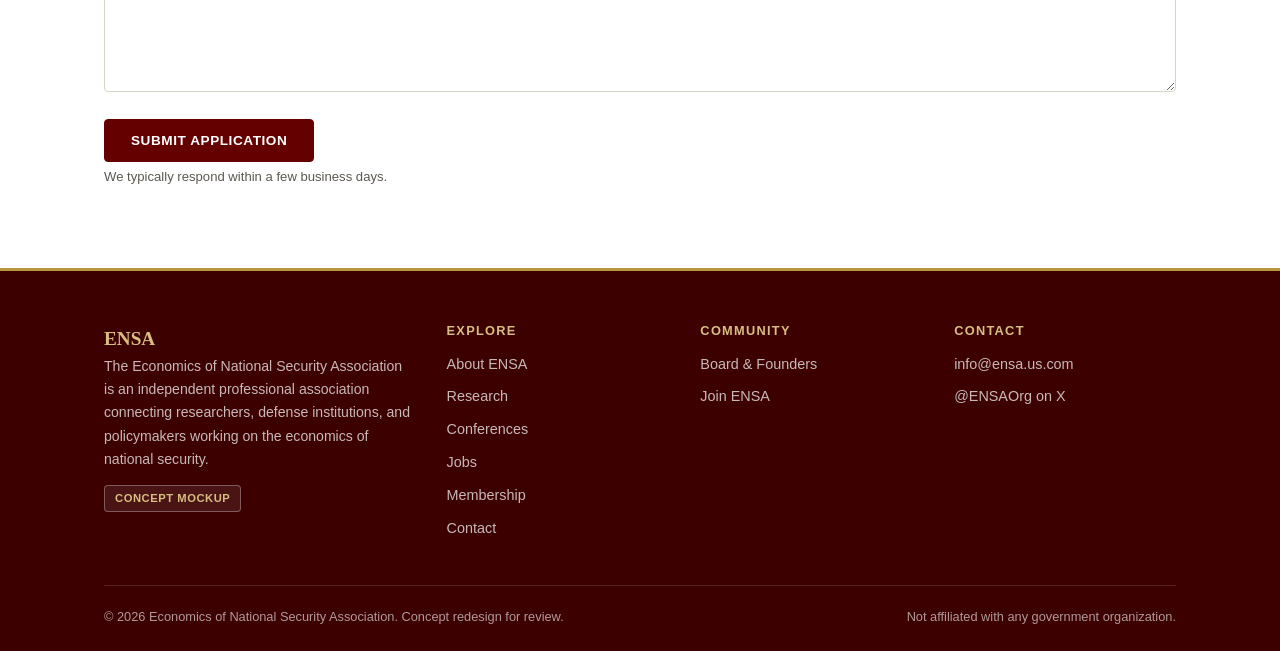
<file: membership.html>
<!DOCTYPE html>
<html lang="en">
<head>
<meta charset="UTF-8">
<meta name="viewport" content="width=device-width, initial-scale=1.0">
<title>Membership — ENSA</title>
<meta name="description" content="Join the Economics of National Security Association.">
<link rel="stylesheet" href="css/style.css">
</head>
<body>
<a class="skip-link" href="#main">Skip to content</a>

<div class="topbar">
  <div class="container">
    <div class="topbar-links">
      <a href="mailto:info@ensa.us.com">info@ensa.us.com</a>
    </div>
    <div class="topbar-links">
      <a href="membership.html">Free to Join &rarr;</a>
    </div>
  </div>
</div>

<header class="site-header">
  <div class="container nav-wrap">
    <a class="brand" href="index.html">
      <span class="brand-mark">EN</span>
      <span class="brand-text">
        <span class="brand-name">ENSA</span>
        <span class="brand-sub">Economics of National Security</span>
      </span>
    </a>
    <button class="nav-toggle" aria-label="Toggle navigation" aria-expanded="false">&#9776;</button>
    <nav class="main-nav" aria-label="Primary">
      <ul>
        <li><a href="index.html">Home</a></li>
        <li><a href="about.html">About</a></li>
        <li><a href="research.html">Research</a></li>
        <li><a href="resources.html">Conferences</a></li>
        <li><a href="jobs.html">Jobs</a></li>
        <li><a href="membership.html" aria-current="page">Membership</a></li>
        <li><a href="contact.html">Contact</a></li>
      </ul>
    </nav>
  </div>
</header>

<main id="main">

  <div class="page-hero">
    <div class="container">
      <div class="breadcrumb"><a href="index.html">Home</a> / Membership</div>
      <span class="eyebrow">Membership</span>
      <h1>Join the community &mdash; it&rsquo;s free.</h1>
      <p>ENSA membership carries no dues and is open to academics, FFRDC and think-tank researchers, military academy faculty, and economists in government working on the economics of national security.</p>
    </div>
  </div>

  <section>
    <div class="container">
      <div class="section-head">
        <span class="kicker">Who Joins ENSA</span>
        <h2>A professional home across sectors.</h2>
      </div>
      <div class="grid cols-4">
        <div class="card">
          <div class="icon">&#127979;</div>
          <h3>Academics</h3>
          <p>University economists and PhD researchers studying defense, conflict, and security policy.</p>
        </div>
        <div class="card">
          <div class="icon">&#127970;</div>
          <h3>FFRDC Researchers</h3>
          <p>Analysts at institutions such as IDA, CNA, and RAND working on defense resource management.</p>
        </div>
        <div class="card">
          <div class="icon">&#127793;</div>
          <h3>Military Academies</h3>
          <p>Faculty and researchers at service academies and defense-affiliated institutions.</p>
        </div>
        <div class="card">
          <div class="icon">&#127970;</div>
          <h3>Policy &amp; Government</h3>
          <p>Economists and policy analysts at government agencies working on national security and defense policy.</p>
        </div>
      </div>
    </div>
  </section>

  <section class="alt">
    <div class="container">
      <div class="section-head">
        <span class="kicker">Membership</span>
        <h2>One membership, free for everyone.</h2>
        <p>ENSA has a single membership &mdash; no dues, no tiers. Every member gets the same access.</p>
      </div>
      <div class="grid cols-2">
        <div class="tier">
          <h3>ENSA Membership</h3>
          <div class="price">Free <span>&middot; no dues</span></div>
          <ul>
            <li>Full access to the research library</li>
            <li>Voting rights in board elections</li>
            <li>Conference session announcements and priority notice for WEAI sessions</li>
            <li>Ability to contribute research to the library</li>
            <li>Community mailing list</li>
          </ul>
          <a class="btn btn-gold" href="#apply">Join Free</a>
        </div>
        <div>
          <div class="callout">
            <strong>Open to all sectors.</strong> Academics, FFRDC and think-tank researchers, military academy faculty, and economists in government all join under the same membership &mdash; institutions are welcome to have multiple affiliated members.
          </div>
        </div>
      </div>
    </div>
  </section>

  <section id="apply">
    <div class="container">
      <div class="section-head">
        <span class="kicker">Membership Application</span>
        <h2>Apply to join ENSA.</h2>
        <p>Fields marked with an asterisk (*) are required. This form is a design placeholder for the mockup and doesn&rsquo;t submit anywhere yet &mdash; there&rsquo;s no application fee or dues at any step.</p>
      </div>

      <form onsubmit="return false;">
        <div class="form-grid">

          <div class="full form-section-label">Applicant Information</div>
          <div>
            <label for="app-fname">First Name *</label>
            <input type="text" id="app-fname" name="app-fname" required>
          </div>
          <div>
            <label for="app-lname">Last Name *</label>
            <input type="text" id="app-lname" name="app-lname" required>
          </div>
          <div>
            <label for="app-email">Email *</label>
            <input type="email" id="app-email" name="app-email" required>
          </div>
          <div>
            <label for="app-phone">Phone</label>
            <input type="text" id="app-phone" name="app-phone">
          </div>

          <div class="full form-section-label">Affiliation Information</div>
          <div class="full">
            <label>Membership Status *</label>
            <div class="radio-row">
              <label class="radio-option"><input type="radio" name="app-status" value="professional" required> Professional</label>
              <label class="radio-option"><input type="radio" name="app-status" value="student"> Student</label>
            </div>
          </div>
          <div>
            <label for="app-org">Current Employer / Organization</label>
            <input type="text" id="app-org" name="app-org">
          </div>
          <div>
            <label for="app-dept">Department or Program</label>
            <input type="text" id="app-dept" name="app-dept">
          </div>
          <div class="full">
            <label for="app-title">Title</label>
            <input type="text" id="app-title" name="app-title">
          </div>

          <div class="full form-section-label">Education</div>
          <div>
            <label for="app-degree">Highest Degree Obtained</label>
            <input type="text" id="app-degree" name="app-degree">
          </div>
          <div>
            <label for="app-field">Field</label>
            <input type="text" id="app-field" name="app-field">
          </div>
          <div class="full">
            <label for="app-school">School</label>
            <input type="text" id="app-school" name="app-school">
          </div>

          <div class="full form-section-label">Interests in National Security Economics</div>
          <div class="full">
            <label for="app-research">Your current research in national security economics</label>
            <textarea id="app-research" name="app-research"></textarea>
          </div>
          <div class="full">
            <label>Areas of Interest (select all that apply)</label>
            <div class="checkbox-grid">
              <label class="checkbox-option"><input type="checkbox" name="app-interest" value="terrorism"> Terrorism</label>
              <label class="checkbox-option"><input type="checkbox" name="app-interest" value="theory-of-war"> Economic Theory of War</label>
              <label class="checkbox-option"><input type="checkbox" name="app-interest" value="geoeconomics"> Geoeconomics</label>
              <label class="checkbox-option"><input type="checkbox" name="app-interest" value="public-finance"> Public Finance and Military Expenditures</label>
              <label class="checkbox-option"><input type="checkbox" name="app-interest" value="labor"> Labor</label>
              <label class="checkbox-option"><input type="checkbox" name="app-interest" value="procurement"> Procurement</label>
              <label class="checkbox-option"><input type="checkbox" name="app-interest" value="health"> Health Economics and DoD/VA Health Programs</label>
              <label class="checkbox-option"><input type="checkbox" name="app-interest" value="other"> Other</label>
            </div>
          </div>
          <div class="full">
            <label for="app-other">If &ldquo;Other,&rdquo; please specify</label>
            <input type="text" id="app-other" name="app-other">
          </div>
          <div class="full">
            <label for="app-serve">How can ENSA best serve you?</label>
            <textarea id="app-serve" name="app-serve"></textarea>
          </div>

          <div class="full">
            <button type="submit" class="btn btn-gold">Submit Application</button>
            <p class="form-note">We typically respond within a few business days.</p>
          </div>

        </div>
      </form>
    </div>
  </section>

</main>

<footer class="site-footer">
  <div class="container">
    <div class="footer-grid">
      <div class="footer-brand">
        <span style="color:var(--gold-light);font-family:var(--serif);font-weight:700;font-size:1.2rem;">ENSA</span>
        <p>The Economics of National Security Association is an independent professional association connecting researchers, defense institutions, and policymakers working on the economics of national security.</p>
        <span class="mockup-badge">Concept Mockup</span>
      </div>
      <div>
        <h4>Explore</h4>
        <ul>
          <li><a href="about.html">About ENSA</a></li>
          <li><a href="research.html">Research</a></li>
          <li><a href="resources.html">Conferences</a></li>
          <li><a href="jobs.html">Jobs</a></li>
          <li><a href="membership.html">Membership</a></li>
          <li><a href="contact.html">Contact</a></li>
        </ul>
      </div>
      <div>
        <h4>Community</h4>
        <ul>
          <li><a href="about.html#board">Board &amp; Founders</a></li>
          <li><a href="membership.html">Join ENSA</a></li>
        </ul>
      </div>
      <div>
        <h4>Contact</h4>
        <ul>
          <li><a href="mailto:info@ensa.us.com">info@ensa.us.com</a></li>
          <li><a href="https://twitter.com/ENSAOrg" target="_blank" rel="noopener">&commat;ENSAOrg on X</a></li>
        </ul>
      </div>
    </div>
    <div class="footer-bottom">
      <span>&copy; 2026 Economics of National Security Association. Concept redesign for review.</span>
      <span>Not affiliated with any government organization.</span>
    </div>
  </div>
</footer>

<script src="assets/nav.js"></script>
</body>
</html>
</file>
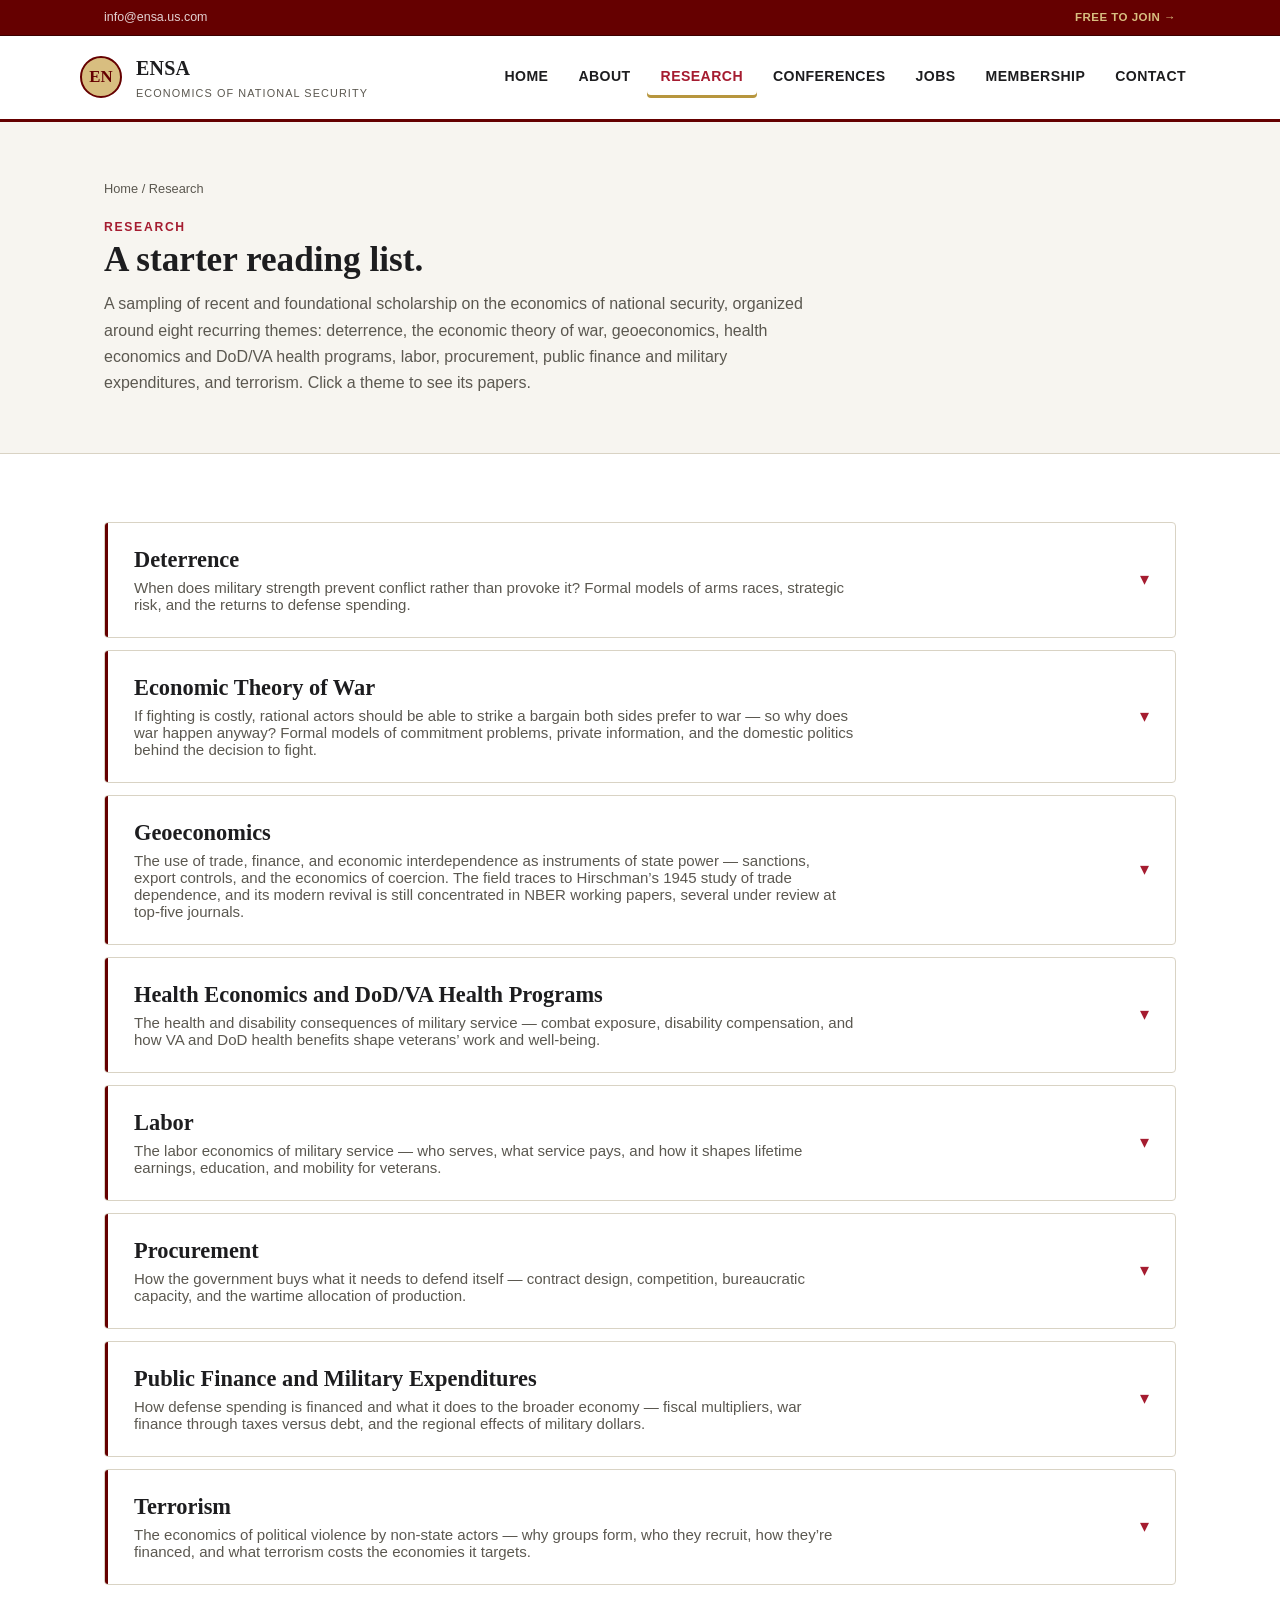
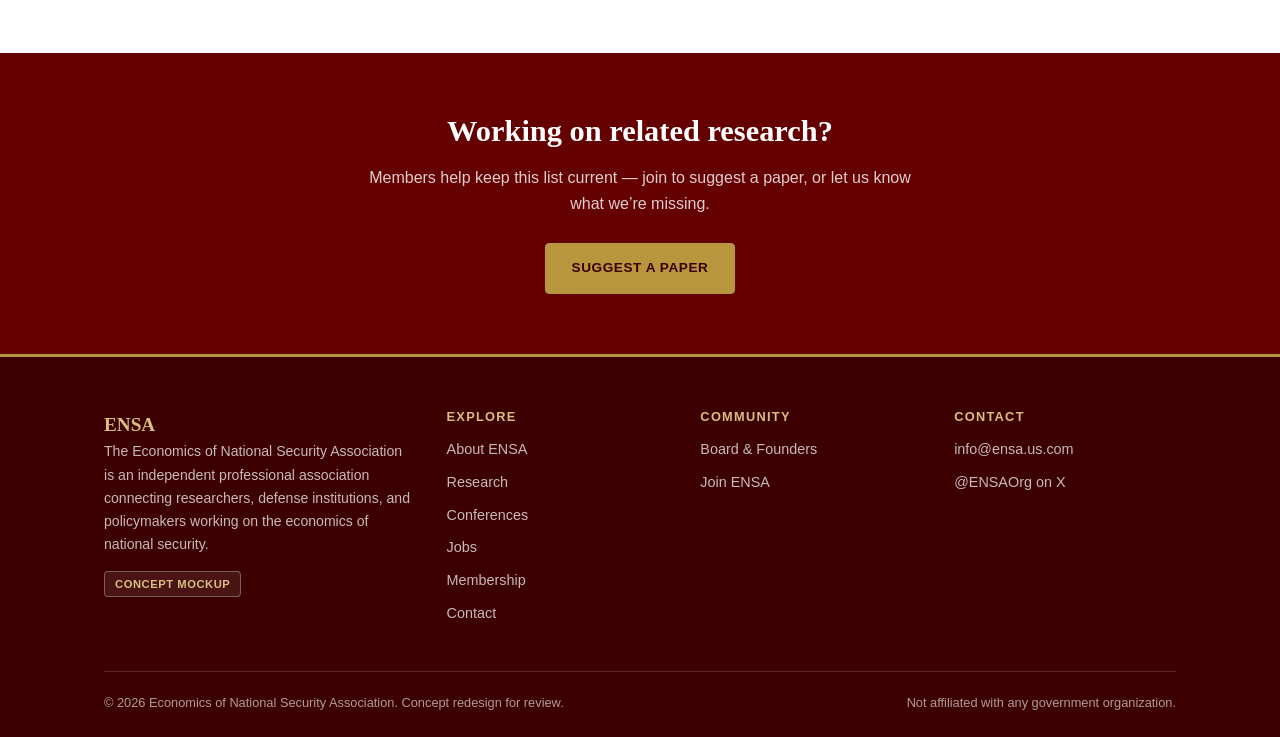
<file: research.html>
<!DOCTYPE html>
<html lang="en">
<head>
<meta charset="UTF-8">
<meta name="viewport" content="width=device-width, initial-scale=1.0">
<title>Research — ENSA</title>
<meta name="description" content="A starter reading list on the economics of national security: deterrence, the economic theory of war, geoeconomics, health economics and DoD/VA health programs, labor, procurement, public finance and military expenditures, and terrorism.">
<link rel="stylesheet" href="css/style.css">
</head>
<body>
<a class="skip-link" href="#main">Skip to content</a>

<div class="topbar">
  <div class="container">
    <div class="topbar-links">
      <a href="mailto:info@ensa.us.com">info@ensa.us.com</a>
    </div>
    <div class="topbar-links">
      <a href="membership.html">Free to Join &rarr;</a>
    </div>
  </div>
</div>

<header class="site-header">
  <div class="container nav-wrap">
    <a class="brand" href="index.html">
      <span class="brand-mark">EN</span>
      <span class="brand-text">
        <span class="brand-name">ENSA</span>
        <span class="brand-sub">Economics of National Security</span>
      </span>
    </a>
    <button class="nav-toggle" aria-label="Toggle navigation" aria-expanded="false">&#9776;</button>
    <nav class="main-nav" aria-label="Primary">
      <ul>
        <li><a href="index.html">Home</a></li>
        <li><a href="about.html">About</a></li>
        <li><a href="research.html" aria-current="page">Research</a></li>
        <li><a href="resources.html">Conferences</a></li>
        <li><a href="jobs.html">Jobs</a></li>
        <li><a href="membership.html">Membership</a></li>
        <li><a href="contact.html">Contact</a></li>
      </ul>
    </nav>
  </div>
</header>

<main id="main">

  <div class="page-hero">
    <div class="container">
      <div class="breadcrumb"><a href="index.html">Home</a> / Research</div>
      <span class="eyebrow">Research</span>
      <h1>A starter reading list.</h1>
      <p>A sampling of recent and foundational scholarship on the economics of national security, organized around eight recurring themes: deterrence, the economic theory of war, geoeconomics, health economics and DoD/VA health programs, labor, procurement, public finance and military expenditures, and terrorism. Click a theme to see its papers.</p>
    </div>
  </div>

  <section>
    <div class="container">
      <div class="accordion" id="research-accordion">

      <div class="acc-item">
      <button class="acc-trigger" type="button" aria-expanded="false" aria-controls="panel-deterrence" id="trigger-deterrence">
        <span class="acc-trigger-text">
          <span class="acc-heading">Deterrence</span>
          <span class="acc-sub">When does military strength prevent conflict rather than provoke it? Formal models of arms races, strategic risk, and the returns to defense spending.</span>
        </span>
        <span class="acc-chevron" aria-hidden="true">&#9662;</span>
      </button>
      <div class="acc-panel" id="panel-deterrence" role="region" aria-labelledby="trigger-deterrence" hidden>
      <div class="acc-panel-inner">

      <div class="resource paper">
        <div class="icon">&#128196;</div>
        <div>
          <div class="tag-list" style="margin:0 0 8px;"><span class="tag">NBER Working Paper 33273</span></div>
          <h3>Deterrence Through Response Curves: An Empirical Analysis of the Gaza-Israel Conflict</h3>
          <p class="paper-meta">Eli Berman, Prabin B. Khadka, Danny Klinenberg &amp; Esteban F. Klor &middot; NBER WP 33273 (December 2024)</p>
          <p>Models mutual deterrence as interacting response curves in a repeated game, estimated on incident-level data from the Israel-Gaza conflict, 2007&ndash;2017. Finds stable, likely Markovian response patterns consistent with incomplete deterrence, and shows Israeli missile defense shifts Gaza&rsquo;s response curve toward reduced aggression &mdash; as theory predicts. Co-authored by ENSA president Eli Berman.</p>
          <a class="card-link" href="https://www.nber.org/papers/w33273" target="_blank" rel="noopener">Read the paper &rarr;</a>
        </div>
      </div>

      <div class="resource paper">
        <div class="icon">&#128196;</div>
        <div>
          <div class="tag-list" style="margin:0 0 8px;"><span class="tag">Quarterly Journal of Economics &middot; 2010</span></div>
          <h3>Conflict and Deterrence under Strategic Risk</h3>
          <p class="paper-meta">Sylvain Chassang &amp; Gerard Padr&oacute; i Miquel &middot; <em>Quarterly Journal of Economics</em>, Vol. 125, No. 4, pp. 1821&ndash;1858; NBER WP 13964</p>
          <p>Shows that weapons unambiguously deter conflict under complete information, but under strategic risk &mdash; when parties can&rsquo;t be sure how the other reads the situation &mdash; arming up can have a non-monotonic, sometimes destabilizing effect on peace.</p>
          <a class="card-link" href="https://www.nber.org/papers/w13964" target="_blank" rel="noopener">Read the paper &rarr;</a>
        </div>
      </div>

      <div class="resource paper">
        <div class="icon">&#128196;</div>
        <div>
          <div class="tag-list" style="margin:0 0 8px;"><span class="tag">International Organization &middot; 2025</span></div>
          <h3>Tug of War: The Heterogeneous Effects of Outbidding Between Terrorist Groups</h3>
          <p class="paper-meta">Casey Crisman-Cox &amp; Michael Gibilisco &middot; <em>International Organization</em>, Vol. 79, No. 1, pp. 81&ndash;116</p>
          <p>Models rival groups competing for public support through violence as a dynamic tug-of-war, calibrated to the Hamas-Fatah rivalry. Finds the effects of competition are asymmetric: pressure from Hamas pushes Fatah toward more terrorism, while pressure from Fatah pushes Hamas toward less &mdash; so strengthening Hamas raises overall violence, but strengthening Fatah lowers it.</p>
          <a class="card-link" href="https://www.cambridge.org/core/journals/international-organization/article/tug-of-war-the-heterogeneous-effects-of-outbidding-between-terrorist-groups/EC5C8425A7D517A1B03C96B7781DA5E7" target="_blank" rel="noopener">Read the paper &rarr;</a>
        </div>
      </div>

      <div class="resource paper">
        <div class="icon">&#128218;</div>
        <div>
          <div class="tag-list" style="margin:0 0 8px;"><span class="tag">Book &middot; Oxford University Press &middot; 2024</span></div>
          <h3>The Elements of Deterrence: Strategy, Technology, and Complexity in Global Politics</h3>
          <p class="paper-meta">Erik Gartzke &amp; Jon R. Lindsay &middot; Oxford University Press, 2024</p>
          <p>Argues that Cold War deterrence theory, built for a bipolar nuclear standoff, doesn&rsquo;t travel cleanly to a multipolar world of cyber, space, and conventional threats &mdash; and reworks the logic of deterrence for that more complex strategic environment.</p>
          <a class="card-link" href="https://global.oup.com/academic/product/elements-of-deterrence-9780197754443" target="_blank" rel="noopener">Read about the book &rarr;</a>
        </div>
      </div>

      <div class="resource paper">
        <div class="icon">&#128196;</div>
        <div>
          <div class="tag-list" style="margin:0 0 8px;"><span class="tag">Journal of Political Economy &middot; 1975</span></div>
          <h3>Strategic Considerations in the Richardson Model of Arms Races</h3>
          <p class="paper-meta">Michael D. Intriligator &middot; <em>Journal of Political Economy</em>, Vol. 83, No. 2, pp. 339&ndash;353</p>
          <p>Reworks the classic Richardson arms-race model &mdash; where each side&rsquo;s buildup simply reacts to the other&rsquo;s &mdash; into a strategic missile-targeting framework, deriving reaction functions for attacker and defender from underlying weapons technology and showing when an arms race is stable versus destabilizing.</p>
          <a class="card-link" href="https://doi.org/10.1086/260330" target="_blank" rel="noopener">Read the paper &rarr;</a>
        </div>
      </div>

      <div class="resource paper">
        <div class="icon">&#128196;</div>
        <div>
          <div class="tag-list" style="margin:0 0 8px;"><span class="tag">American Economic Review &middot; 1992</span></div>
          <h3>Cooperation, Conflict, and Power in the Absence of Property Rights</h3>
          <p class="paper-meta">Stergios Skaperdas &middot; <em>American Economic Review</em>, Vol. 82, No. 4, pp. 720&ndash;739</p>
          <p>Builds the foundational contest-success-function model of how parties split resources between productive activity and fighting when no external authority enforces property rights &mdash; the workhorse framework later used across the conflict-economics literature, including models of arming and deterrence.</p>
          <a class="card-link" href="https://ideas.repec.org/a/aea/aecrev/v82y1992i4p720-39.html" target="_blank" rel="noopener">Read the paper &rarr;</a>
        </div>
      </div>

      </div>
      </div>
      </div>

      <div class="acc-item">
      <button class="acc-trigger" type="button" aria-expanded="false" aria-controls="panel-theory-of-war" id="trigger-theory-of-war">
        <span class="acc-trigger-text">
          <span class="acc-heading">Economic Theory of War</span>
          <span class="acc-sub">If fighting is costly, rational actors should be able to strike a bargain both sides prefer to war &mdash; so why does war happen anyway? Formal models of commitment problems, private information, and the domestic politics behind the decision to fight.</span>
        </span>
        <span class="acc-chevron" aria-hidden="true">&#9662;</span>
      </button>
      <div class="acc-panel" id="panel-theory-of-war" role="region" aria-labelledby="trigger-theory-of-war" hidden>
      <div class="acc-panel-inner">

      <div class="resource paper">
        <div class="icon">&#128196;</div>
        <div>
          <div class="tag-list" style="margin:0 0 8px;"><span class="tag">American Economic Review &middot; 2012</span></div>
          <h3>The Strategy of Manipulating Conflict</h3>
          <p class="paper-meta">Sandeep Baliga &amp; Tomas Sj&ouml;str&ouml;m &middot; <em>American Economic Review</em>, Vol. 102, No. 6, pp. 2897&ndash;2922</p>
          <p>Models an incomplete-information conflict game in which a hawkish or dovish &ldquo;extremist&rdquo; can manipulate two players toward war or peace by sending a public signal &mdash; and shows whether that manipulation succeeds depends on whether the players&rsquo; actions are strategic complements or substitutes.</p>
          <a class="card-link" href="https://doi.org/10.1257/aer.102.6.2897" target="_blank" rel="noopener">Read the paper &rarr;</a>
        </div>
      </div>

      <div class="resource paper">
        <div class="icon">&#128196;</div>
        <div>
          <div class="tag-list" style="margin:0 0 8px;"><span class="tag">American Economic Review &middot; 2011</span></div>
          <h3>Linking Conflict to Inequality and Polarization</h3>
          <p class="paper-meta">Joan Esteban &amp; Debraj Ray &middot; <em>American Economic Review</em>, Vol. 101, No. 4, pp. 1345&ndash;1374</p>
          <p>Formalizes why polarization &mdash; distinct from simple inequality &mdash; predicts conflict intensity: societies split into a few large, internally similar, mutually antagonistic groups generate more war and violence than societies with the same inequality spread more continuously across individuals.</p>
          <a class="card-link" href="https://doi.org/10.1257/aer.101.4.1345" target="_blank" rel="noopener">Read the paper &rarr;</a>
        </div>
      </div>

      <div class="resource paper">
        <div class="icon">&#128196;</div>
        <div>
          <div class="tag-list" style="margin:0 0 8px;"><span class="tag">International Organization &middot; 1995</span></div>
          <h3>Rationalist Explanations for War</h3>
          <p class="paper-meta">James D. Fearon &middot; <em>International Organization</em>, Vol. 49, No. 3, pp. 379&ndash;414</p>
          <p>The foundational bargaining model of war: since fighting is costly, rational states should always be able to find a negotiated settlement both prefer to war &mdash; so war itself is the puzzle to explain. Identifies private information with incentives to misrepresent it, commitment problems, and issue indivisibility as the three rationalist mechanisms that can break down bargaining and produce conflict anyway.</p>
          <a class="card-link" href="https://web.stanford.edu/group/fearon-research/cgi-bin/wordpress/wp-content/uploads/2013/10/Rationalist-Explanations-for-War.pdf" target="_blank" rel="noopener">Read the paper &rarr;</a>
        </div>
      </div>

      <div class="resource paper">
        <div class="icon">&#128196;</div>
        <div>
          <div class="tag-list" style="margin:0 0 8px;"><span class="tag">American Economic Review &middot; 2007</span></div>
          <h3>Political Bias and War</h3>
          <p class="paper-meta">Matthew O. Jackson &amp; Massimo Morelli &middot; <em>American Economic Review</em>, Vol. 97, No. 4, pp. 1353&ndash;1373</p>
          <p>Shows that war requires a specific kind of failure &mdash; a decision maker whose personal risk/reward ratio from fighting is biased relative to the country&rsquo;s as a whole &mdash; since unbiased leaders could always find a mutually acceptable transfer to avoid war. Explains why countries may rationally select biased leaders anyway, since bias strengthens a leader&rsquo;s bargaining position.</p>
          <a class="card-link" href="https://doi.org/10.1257/aer.97.4.1353" target="_blank" rel="noopener">Read the paper &rarr;</a>
        </div>
      </div>

      <div class="resource paper">
        <div class="icon">&#128196;</div>
        <div>
          <div class="tag-list" style="margin:0 0 8px;"><span class="tag">International Organization &middot; 2006</span></div>
          <h3>War as a Commitment Problem</h3>
          <p class="paper-meta">Robert Powell &middot; <em>International Organization</em>, Vol. 60, No. 1, pp. 169&ndash;203</p>
          <p>Argues Fearon&rsquo;s private-information mechanism isn&rsquo;t the only rationalist path to war: when power is shifting, a rising state cannot credibly commit to honor a deal once it grows stronger, so a declining state may rationally fight a preventive war today rather than accept a bargain it expects to be broken tomorrow.</p>
          <a class="card-link" href="https://sites.socsci.uci.edu/~mrgarfin/OUP/papers/Powell.pdf" target="_blank" rel="noopener">Read the paper &rarr;</a>
        </div>
      </div>

      <div class="resource paper">
        <div class="icon">&#128196;</div>
        <div>
          <div class="tag-list" style="margin:0 0 8px;"><span class="tag">Journal of Economic Theory &middot; 2010</span></div>
          <h3>A Dynamic Theory of War and Peace</h3>
          <p class="paper-meta">Pierre Yared &middot; <em>Journal of Economic Theory</em>, Vol. 145, No. 5, pp. 1921&ndash;1950</p>
          <p>Extends the static bargaining model of war into a repeated, dynamic setting with limited commitment and private information, characterizing how the risk of war evolves over time as states learn about each other&rsquo;s strength and renegotiate the peace.</p>
          <a class="card-link" href="https://doi.org/10.1016/j.jet.2010.03.009" target="_blank" rel="noopener">Read the paper &rarr;</a>
        </div>
      </div>

      </div>
      </div>
      </div>

      <div class="acc-item">
      <button class="acc-trigger" type="button" aria-expanded="false" aria-controls="panel-geoeconomics" id="trigger-geoeconomics">
        <span class="acc-trigger-text">
          <span class="acc-heading">Geoeconomics</span>
          <span class="acc-sub">The use of trade, finance, and economic interdependence as instruments of state power &mdash; sanctions, export controls, and the economics of coercion. The field traces to Hirschman&rsquo;s 1945 study of trade dependence, and its modern revival is still concentrated in NBER working papers, several under review at top-five journals.</span>
        </span>
        <span class="acc-chevron" aria-hidden="true">&#9662;</span>
      </button>
      <div class="acc-panel" id="panel-geoeconomics" role="region" aria-labelledby="trigger-geoeconomics" hidden>
      <div class="acc-panel-inner">

      <div class="resource paper">
        <div class="icon">&#128196;</div>
        <div>
          <div class="tag-list" style="margin:0 0 8px;"><span class="tag">NBER Working Paper 31024</span></div>
          <h3>International Sanctions and Dollar Dominance</h3>
          <p class="paper-meta">Javier Bianchi &amp; C&eacute;sar Sosa-Padilla &middot; NBER WP 31024 (2023, rev. 2025)</p>
          <p>Models how the anticipation of financial sanctions erodes the convenience yield on dollar assets, with welfare costs for both the sanctioning and sanctioned economies.</p>
          <a class="card-link" href="https://www.nber.org/papers/w31024" target="_blank" rel="noopener">Read the paper &rarr;</a>
        </div>
      </div>

      <div class="resource paper">
        <div class="icon">&#128196;</div>
        <div>
          <div class="tag-list" style="margin:0 0 8px;"><span class="tag">NBER Working Paper 31852</span></div>
          <h3>A Framework for Geoeconomics</h3>
          <p class="paper-meta">Christopher Clayton, Matteo Maggiori &amp; Jesse Schreger &middot; NBER WP 31852 (2023, rev. 2024)</p>
          <p>A formal model of geoeconomic power as the ability of a dominant economy to coordinate threats across otherwise unrelated economic relationships &mdash; identifying which sectors matter most for enforcing demands on foreign entities.</p>
          <a class="card-link" href="https://www.nber.org/papers/w31852" target="_blank" rel="noopener">Read the paper &rarr;</a>
        </div>
      </div>

      <div class="resource paper">
        <div class="icon">&#128196;</div>
        <div>
          <div class="tag-list" style="margin:0 0 8px;"><span class="tag">Journal of Political Economy &middot; 1992</span></div>
          <h3>Sanctions</h3>
          <p class="paper-meta">Jonathan Eaton &amp; Maxim Engers &middot; <em>Journal of Political Economy</em>, Vol. 100, No. 5, pp. 899&ndash;928</p>
          <p>An early formal model of sanctions as a threat game between a sender and a target: since the sender only imposes costly sanctions if the target refuses to comply, the credible threat &mdash; not the sanction itself &mdash; does most of the work, and stronger senders paradoxically use overt sanctions less often.</p>
          <a class="card-link" href="https://doi.org/10.1086/261845" target="_blank" rel="noopener">Read the paper &rarr;</a>
        </div>
      </div>

      <div class="resource paper">
        <div class="icon">&#128218;</div>
        <div>
          <div class="tag-list" style="margin:0 0 8px;"><span class="tag">Book &middot; University of California Press &middot; 1945</span></div>
          <h3>National Power and the Structure of Foreign Trade</h3>
          <p class="paper-meta">Albert O. Hirschman &middot; University of California Press, 1945</p>
          <p>The founding text of geoeconomics: Hirschman showed that trade between unequal partners creates dependence a stronger state can exploit for political leverage, and proposed a measure of how concentrated a country&rsquo;s trade was among a few partners &mdash; the concentration measure that, independently rediscovered by Orris Herfindahl, became the Hirschman-Herfindahl Index now standard across economics.</p>
          <a class="card-link" href="https://www.ucpress.edu/books/national-power-and-the-structure-of-foreign-trade" target="_blank" rel="noopener">Read about the book &rarr;</a>
        </div>
      </div>

      <div class="resource paper">
        <div class="icon">&#128196;</div>
        <div>
          <div class="tag-list" style="margin:0 0 8px;"><span class="tag">American Economic Review &middot; 1988</span></div>
          <h3>The Theory of International Economic Sanctions: A Public Choice Approach</h3>
          <p class="paper-meta">William H. Kaempfer &amp; Anton D. Lowenberg &middot; <em>American Economic Review</em>, Vol. 78, No. 4, pp. 786&ndash;793</p>
          <p>Reframes sanctions as the outcome of domestic interest-group politics in both the sending and target countries rather than a unified national choice, explaining why sanctions often persist even when they visibly fail to change the target government&rsquo;s policy.</p>
          <a class="card-link" href="https://ideas.repec.org/a/aea/aecrev/v78y1988i4p786-93.html" target="_blank" rel="noopener">Read the paper &rarr;</a>
        </div>
      </div>

      <div class="resource paper">
        <div class="icon">&#128218;</div>
        <div>
          <div class="tag-list" style="margin:0 0 8px;"><span class="tag">Handbook of the Economics of Conflict &middot; 2024</span></div>
          <h3>Trade Policy in the Shadow of War: A Quantitative Toolkit for Geoeconomics</h3>
          <p class="paper-meta">Mathias Thoenig &middot; Chapter 8 in O. Dube, M. Morelli &amp; D. Ray (eds.), <em>Handbook of the Economics of Conflict</em>, Vol. 1, North-Holland, pp. 325&ndash;380</p>
          <p>A quantitative toolkit for the two-way interaction between trade and interstate war, combining a structural gravity model of trade with a diplomatic-negotiation game that can de-escalate tensions and prevent conflict. Applied to EU enlargement to Ukraine and trade sanctions against Russia, finding the war probability is typically tiny but the cost of peace-preserving concessions can be large.</p>
          <a class="card-link" href="https://www.sciencedirect.com/science/chapter/handbook/abs/pii/S2949836824000034" target="_blank" rel="noopener">Read the paper &rarr;</a>
        </div>
      </div>

      </div>
      </div>
      </div>

      <div class="acc-item">
      <button class="acc-trigger" type="button" aria-expanded="false" aria-controls="panel-health" id="trigger-health">
        <span class="acc-trigger-text">
          <span class="acc-heading">Health Economics and DoD/VA Health Programs</span>
          <span class="acc-sub">The health and disability consequences of military service &mdash; combat exposure, disability compensation, and how VA and DoD health benefits shape veterans&rsquo; work and well-being.</span>
        </span>
        <span class="acc-chevron" aria-hidden="true">&#9662;</span>
      </button>
      <div class="acc-panel" id="panel-health" role="region" aria-labelledby="trigger-health" hidden>
      <div class="acc-panel-inner">

      <div class="resource paper">
        <div class="icon">&#128196;</div>
        <div>
          <div class="tag-list" style="margin:0 0 8px;"><span class="tag">Journal of Public Economics &middot; 2010</span></div>
          <h3>Did Vietnam Veterans Get Sicker in the 1990s? The Complicated Effects of Military Service on Self-Reported Health</h3>
          <p class="paper-meta">Joshua D. Angrist, Stacey H. Chen &amp; Brigham R. Frandsen &middot; <em>Journal of Public Economics</em>, Vol. 94, No. 11&ndash;12, pp. 824&ndash;837</p>
          <p>Uses the Vietnam draft lottery to separate the health effects of military service from the disability-compensation incentives that shape self-reports, finding little overall effect on employment or disability &mdash; but a sharp rise in non-work-related disability and employment declines concentrated among low-earning white veterans.</p>
          <a class="card-link" href="https://www.nber.org/papers/w14781" target="_blank" rel="noopener">Read the paper &rarr;</a>
        </div>
      </div>

      <div class="resource paper">
        <div class="icon">&#128196;</div>
        <div>
          <div class="tag-list" style="margin:0 0 8px;"><span class="tag">Journal of Health Economics &middot; 2013</span></div>
          <h3>The Psychological Costs of War: Military Combat and Mental Health</h3>
          <p class="paper-meta">Resul Cesur, Joseph J. Sabia &amp; Erdal Tekin &middot; <em>Journal of Health Economics</em>, Vol. 32, No. 1, pp. 51&ndash;65</p>
          <p>Uses the quasi-random assignment of Army servicemembers to combat units to identify the mental-health toll of combat exposure, finding large increases in PTSD symptoms and other mental illness &mdash; with substantial associated healthcare costs even after service ends.</p>
          <a class="card-link" href="https://doi.org/10.1016/j.jhealeco.2012.09.001" target="_blank" rel="noopener">Read the paper &rarr;</a>
        </div>
      </div>

      <div class="resource paper">
        <div class="icon">&#128196;</div>
        <div>
          <div class="tag-list" style="margin:0 0 8px;"><span class="tag">NBER Working Paper 29877</span></div>
          <h3>Invisible Wounds: Health and Well-Being Impacts of Mental Disorder Disability Compensation on Veterans</h3>
          <p class="paper-meta">David Silver &amp; Jonathan Zhang &middot; NBER WP 29877 (2022)</p>
          <p>Uses the quasi-random assignment of veterans to VA medical examiners who differ in leniency to estimate the effects of mental-disorder disability compensation, finding that an extra $1,000 a year cuts food insecurity and homelessness while raising healthcare utilization and improving veterans&rsquo; trust in and engagement with VA clinicians.</p>
          <a class="card-link" href="https://www.nber.org/papers/w29877" target="_blank" rel="noopener">Read the paper &rarr;</a>
        </div>
      </div>

      </div>
      </div>
      </div>

      <div class="acc-item">
      <button class="acc-trigger" type="button" aria-expanded="false" aria-controls="panel-labor" id="trigger-labor">
        <span class="acc-trigger-text">
          <span class="acc-heading">Labor</span>
          <span class="acc-sub">The labor economics of military service &mdash; who serves, what service pays, and how it shapes lifetime earnings, education, and mobility for veterans.</span>
        </span>
        <span class="acc-chevron" aria-hidden="true">&#9662;</span>
      </button>
      <div class="acc-panel" id="panel-labor" role="region" aria-labelledby="trigger-labor" hidden>
      <div class="acc-panel-inner">

      <div class="resource paper">
        <div class="icon">&#128196;</div>
        <div>
          <div class="tag-list" style="margin:0 0 8px;"><span class="tag">American Economic Review &middot; 1990</span></div>
          <h3>Lifetime Earnings and the Vietnam Era Draft Lottery: Evidence from Social Security Administrative Records</h3>
          <p class="paper-meta">Joshua D. Angrist &middot; <em>American Economic Review</em>, Vol. 80, No. 3, pp. 313&ndash;336</p>
          <p>Uses the randomized Vietnam-era draft lottery as an instrument for veteran status, finding that white veterans earned roughly 15% less than comparable nonveterans well into the 1980s &mdash; a founding application of instrumental variables to military labor economics.</p>
          <a class="card-link" href="https://economics.mit.edu/sites/default/files/publications/Angrist%201990%20-%20Lifetime%20Earnings%20and%20the%20Vietname%20.pdf" target="_blank" rel="noopener">Read the paper &rarr;</a>
        </div>
      </div>

      <div class="resource paper">
        <div class="icon">&#128196;</div>
        <div>
          <div class="tag-list" style="margin:0 0 8px;"><span class="tag">Econometrica &middot; 1998</span></div>
          <h3>Estimating the Labor Market Impact of Voluntary Military Service Using Social Security Data on Military Applicants</h3>
          <p class="paper-meta">Joshua D. Angrist &middot; <em>Econometrica</em>, Vol. 66, No. 2, pp. 249&ndash;288; NBER WP 5192</p>
          <p>Compares applicants who enlisted to those who didn&rsquo;t to isolate the effect of voluntary service, finding large earnings gains while in uniform and modest post-service gains for nonwhite veterans &mdash; driven mainly by improved civilian employment prospects.</p>
          <a class="card-link" href="https://www.nber.org/papers/w5192" target="_blank" rel="noopener">Read the paper &rarr;</a>
        </div>
      </div>

      <div class="resource paper">
        <div class="icon">&#128196;</div>
        <div>
          <div class="tag-list" style="margin:0 0 8px;"><span class="tag">NBER Working Paper 33382</span></div>
          <h3>The Impact of World War II Army Service on Income and Mobility in the 1960s by Ethnoracial Group</h3>
          <p class="paper-meta">Sergio E. Barrera, Andreas Ferrara, Price V. Fishback &amp; Misty L. Heggeness &middot; NBER WP 33382 (January 2025)</p>
          <p>Links 1940 Census, enlistment, and 1969 tax records to study how WWII Army service affected income and migration across racial and ethnic groups, finding that once selection is properly accounted for, the earnings and mobility effects of service were uneven &mdash; and often negative &mdash; across groups.</p>
          <a class="card-link" href="https://www.nber.org/papers/w33382" target="_blank" rel="noopener">Read the paper &rarr;</a>
        </div>
      </div>

      <div class="resource paper">
        <div class="icon">&#128196;</div>
        <div>
          <div class="tag-list" style="margin:0 0 8px;"><span class="tag">NBER Working Paper 7452</span></div>
          <h3>Going to War and Going to College: Did World War II and the G.I. Bill Increase Educational Attainment for Returning Veterans?</h3>
          <p class="paper-meta">John Bound &amp; Sarah E. Turner &middot; NBER WP 7452 (1999); published in <em>Journal of Labor Economics</em>, 2002</p>
          <p>Uses variation in draft exposure and cohort size across states to net out selection, finding that WWII service and the G.I. Bill produced a moderate net gain in postsecondary educational attainment for veterans.</p>
          <a class="card-link" href="https://www.nber.org/papers/w7452" target="_blank" rel="noopener">Read the paper &rarr;</a>
        </div>
      </div>

      <div class="resource paper">
        <div class="icon">&#128196;</div>
        <div>
          <div class="tag-list" style="margin:0 0 8px;"><span class="tag">Journal of Political Economy &middot; 2024</span></div>
          <h3>The Effects of Combat Deployments on Veterans&rsquo; Outcomes</h3>
          <p class="paper-meta">Jesse Bruhn, Kyle Greenberg, Matthew Gudgeon, Evan K. Rose &amp; Yotam Shem-Tov &middot; <em>Journal of Political Economy</em>, Vol. 132, No. 8, pp. 2830&ndash;2879; NBER WP 30622</p>
          <p>The all-volunteer-era counterpart to Angrist&rsquo;s draft-lottery work: uses quasi-random assignment to combat deployments to show they raise injuries, combat deaths, and disability compensation, but have limited effect on suicide, financial health, incarceration, or education.</p>
          <a class="card-link" href="https://www.nber.org/papers/w30622" target="_blank" rel="noopener">Read the paper &rarr;</a>
        </div>
      </div>

      <div class="resource paper">
        <div class="icon">&#128196;</div>
        <div>
          <div class="tag-list" style="margin:0 0 8px;"><span class="tag">NBER Working Paper 32774</span></div>
          <h3>World War II Service and the G.I. Bill: New Evidence on Selection and Veterans&rsquo; Outcomes from Linked Census Records</h3>
          <p class="paper-meta">William J. Collins &amp; Ariell Zimran &middot; NBER WP 32774 (2024)</p>
          <p>Links individual-level Census records across decades to separate who selected into service from what service caused, finding younger WWII veterans gained in both education and labor market outcomes relative to similar nonveterans.</p>
          <a class="card-link" href="https://www.nber.org/papers/w32774" target="_blank" rel="noopener">Read the paper &rarr;</a>
        </div>
      </div>

      </div>
      </div>
      </div>

      <div class="acc-item">
      <button class="acc-trigger" type="button" aria-expanded="false" aria-controls="panel-procurement" id="trigger-procurement">
        <span class="acc-trigger-text">
          <span class="acc-heading">Procurement</span>
          <span class="acc-sub">How the government buys what it needs to defend itself &mdash; contract design, competition, bureaucratic capacity, and the wartime allocation of production.</span>
        </span>
        <span class="acc-chevron" aria-hidden="true">&#9662;</span>
      </button>
      <div class="acc-panel" id="panel-procurement" role="region" aria-labelledby="trigger-procurement" hidden>
      <div class="acc-panel-inner">

      <div class="resource paper">
        <div class="icon">&#128196;</div>
        <div>
          <div class="tag-list" style="margin:0 0 8px;"><span class="tag">American Economic Review &middot; 2026</span></div>
          <h3>Competition under Incomplete Contracts and the Design of Procurement Policies</h3>
          <p class="paper-meta">Rodrigo Carril, Andr&eacute;s Gonzalez-Lira &amp; Michael S. Walker &middot; <em>American Economic Review</em>, Vol. 116, No. 2, pp. 535&ndash;581</p>
          <p>Studies U.S. defense procurement and finds that inviting more bidders lowers the winning price but worsens post-award performance &mdash; more cost overruns and delays. Estimates an auction model with endogenous entry and execution risk, and shows that simple tweaks to how the government publicizes contract opportunities could generate meaningful savings.</p>
          <a class="card-link" href="https://doi.org/10.1257/aer.20221345" target="_blank" rel="noopener">Read the paper &rarr;</a>
        </div>
      </div>

      <div class="resource paper">
        <div class="icon">&#128196;</div>
        <div>
          <div class="tag-list" style="margin:0 0 8px;"><span class="tag">NBER Working Paper 24201</span></div>
          <h3>Bureaucratic Competence and Procurement Outcomes</h3>
          <p class="paper-meta">Francesco Decarolis, Leonardo M. Giuffrida, Elisabetta Iossa, Vincenzo Mollisi &amp; Giancarlo Spagnolo &middot; NBER WP 24201 (2018); published in <em>Journal of Law, Economics, &amp; Organization</em>, 2021</p>
          <p>Links U.S. federal procurement contract outcomes to the competence of the purchasing bureau, finding that more capable buying offices see significantly fewer delays, cost overruns, and renegotiations.</p>
          <a class="card-link" href="https://www.nber.org/papers/w24201" target="_blank" rel="noopener">Read the paper &rarr;</a>
        </div>
      </div>

      <div class="resource paper">
        <div class="icon">&#128196;</div>
        <div>
          <div class="tag-list" style="margin:0 0 8px;"><span class="tag">Review of Economic Studies &middot; 2022</span></div>
          <h3>Winning by Default: Why Is There So Little Competition in Government Procurement?</h3>
          <p class="paper-meta">Karam Kang &amp; Robert A. Miller &middot; <em>Review of Economic Studies</em>, Vol. 89, No. 3, pp. 1495&ndash;1556</p>
          <p>Estimates a model of costly seller search and contract negotiation on IT and telecom procurement data, finding that drawing in more bidders yields far smaller savings than textbook auction theory suggests, because the buying agency can already extract most of the informational rents from the sellers who do show up.</p>
          <a class="card-link" href="https://doi.org/10.1093/restud/rdab090" target="_blank" rel="noopener">Read the paper &rarr;</a>
        </div>
      </div>

      <div class="resource paper">
        <div class="icon">&#128196;</div>
        <div>
          <div class="tag-list" style="margin:0 0 8px;"><span class="tag">Journal of Political Economy &middot; 1987</span></div>
          <h3>Auctioning Incentive Contracts</h3>
          <p class="paper-meta">R. Preston McAfee &amp; John McMillan &middot; <em>Journal of Political Economy</em>, Vol. 95, No. 5, pp. 848&ndash;872</p>
          <p>A foundational model of how a buyer &mdash; the canonical example is a defense procurement agency &mdash; should auction a contract when bidders differ in cost efficiency and the winning contract mixes fixed-price and cost-reimbursement elements.</p>
          <a class="card-link" href="https://doi.org/10.1086/261496" target="_blank" rel="noopener">Read the paper &rarr;</a>
        </div>
      </div>

      <div class="resource paper">
        <div class="icon">&#128196;</div>
        <div>
          <div class="tag-list" style="margin:0 0 8px;"><span class="tag">NBER Working Paper 24158</span></div>
          <h3>The Arsenal of Democracy: Production and Politics During WWII</h3>
          <p class="paper-meta">Paul W. Rhode, James M. Snyder Jr. &amp; Koleman Strumpf &middot; NBER WP 24158 (2017)</p>
          <p>Examines the geographic allocation of over $3 trillion (current dollars) in WWII military supply contracts, finding that industrial capacity &mdash; not electoral politics &mdash; dominated where contracts landed.</p>
          <a class="card-link" href="https://www.nber.org/papers/w24158" target="_blank" rel="noopener">Read the paper &rarr;</a>
        </div>
      </div>

      </div>
      </div>
      </div>

      <div class="acc-item">
      <button class="acc-trigger" type="button" aria-expanded="false" aria-controls="panel-public-finance" id="trigger-public-finance">
        <span class="acc-trigger-text">
          <span class="acc-heading">Public Finance and Military Expenditures</span>
          <span class="acc-sub">How defense spending is financed and what it does to the broader economy &mdash; fiscal multipliers, war finance through taxes versus debt, and the regional effects of military dollars.</span>
        </span>
        <span class="acc-chevron" aria-hidden="true">&#9662;</span>
      </button>
      <div class="acc-panel" id="panel-public-finance" role="region" aria-labelledby="trigger-public-finance" hidden>
      <div class="acc-panel-inner">

      <div class="resource paper">
        <div class="icon">&#128196;</div>
        <div>
          <div class="tag-list" style="margin:0 0 8px;"><span class="tag">IMF Working Paper &middot; 2026</span></div>
          <h3>Macroeconomics of War and Recovery</h3>
          <p class="paper-meta">Hippolyte W. Balima, Colombe Ladreit, Andresa Helena Lagerborg, Flavien Moreau, Andrea F. Presbitero &amp; Evgenia Weaver &middot; IMF Working Paper (September 2026)</p>
          <p>Assembles a new global dataset spanning 194 countries and 170 conflict onsets from 1946&ndash;2024 to trace macroeconomic aggregates around the start and end of wars, using local-projection difference-in-differences methods alongside geocoded firm-level evidence. Finds that conflict-driven output losses typically exceed those from banking, currency, and sovereign debt crises, or severe natural disasters.</p>
          <a class="card-link" href="https://www.imf.org/en/publications/wp/issues/2026/09/04/macroeconomics-of-war-and-recovery-579376" target="_blank" rel="noopener">Read the paper &rarr;</a>
        </div>
      </div>

      <div class="resource paper">
        <div class="icon">&#128196;</div>
        <div>
          <div class="tag-list" style="margin:0 0 8px;"><span class="tag">Quarterly Journal of Economics &middot; 2011</span></div>
          <h3>Macroeconomic Effects from Government Purchases and Taxes</h3>
          <p class="paper-meta">Robert J. Barro &amp; Charles J. Redlick &middot; <em>Quarterly Journal of Economics</em>, Vol. 126, No. 1, pp. 51&ndash;102; NBER WP 15369</p>
          <p>Builds a century-long series of U.S. tax rates and spending, identified mainly off wartime defense buildups, to estimate a defense-spending multiplier well below one &mdash; implying spending crowds out other GDP components &mdash; while tax-rate cuts have sizable expansionary effects.</p>
          <a class="card-link" href="https://doi.org/10.1093/qje/qjq002" target="_blank" rel="noopener">Read the paper &rarr;</a>
        </div>
      </div>

      <div class="resource paper">
        <div class="icon">&#128196;</div>
        <div>
          <div class="tag-list" style="margin:0 0 8px;"><span class="tag">American Economic Review &middot; 2026</span></div>
          <h3>The Price of War</h3>
          <p class="paper-meta">Jonathan Federle, Andr&eacute; Meier, Gernot J. M&uuml;ller, Willi Mutschler &amp; Moritz Schularick &middot; <em>American Economic Review</em>, Vol. 116, No. 3, pp. 791&ndash;827</p>
          <p>Draws on 150 years of data across 60 countries to estimate war&rsquo;s macroeconomic toll: a war of average intensity cuts output in the war-site economy by close to 10% and pushes consumer prices up roughly 20%, alongside sharp declines in capital stock, productivity, and equity returns &mdash; with damage spilling over to trading partners and neighbors.</p>
          <a class="card-link" href="https://doi.org/10.1257/aer.20241355" target="_blank" rel="noopener">Read the paper &rarr;</a>
        </div>
      </div>

      <div class="resource paper">
        <div class="icon">&#128196;</div>
        <div>
          <div class="tag-list" style="margin:0 0 8px;"><span class="tag">American Economic Review &middot; 2014</span></div>
          <h3>Fiscal Stimulus in a Monetary Union: Evidence from U.S. Regions</h3>
          <p class="paper-meta">Emi Nakamura &amp; Jón Steinsson &middot; <em>American Economic Review</em>, Vol. 104, No. 3, pp. 753&ndash;792</p>
          <p>Uses regional variation in military procurement spending to estimate an &ldquo;open-economy relative multiplier&rdquo; of about 1.5 &mdash; sidestepping the usual difficulty that national monetary and tax policy confound spending multiplier estimates, since both are uniform across regions.</p>
          <a class="card-link" href="https://www.nber.org/papers/w17391" target="_blank" rel="noopener">Read the paper &rarr;</a>
        </div>
      </div>

      <div class="resource paper">
        <div class="icon">&#128196;</div>
        <div>
          <div class="tag-list" style="margin:0 0 8px;"><span class="tag">American Economic Review &middot; 1997</span></div>
          <h3>The Macroeconomic Effects of War Finance in the United States: World War II and the Korean War</h3>
          <p class="paper-meta">Lee E. Ohanian &middot; <em>American Economic Review</em>, Vol. 87, No. 1, pp. 23&ndash;40</p>
          <p>Compares WWII, financed mainly through debt, with the Korean War, financed mainly through higher taxes, and uses counterfactual simulations to show debt-financing WWII produced much better output and welfare outcomes than a Korean War-style tax-financed approach would have.</p>
          <a class="card-link" href="https://ideas.repec.org/a/aea/aecrev/v87y1997i1p23-40.html" target="_blank" rel="noopener">Read the paper &rarr;</a>
        </div>
      </div>

      <div class="resource paper">
        <div class="icon">&#128196;</div>
        <div>
          <div class="tag-list" style="margin:0 0 8px;"><span class="tag">Quarterly Journal of Economics &middot; 2011</span></div>
          <h3>Identifying Government Spending Shocks: It&rsquo;s All in the Timing</h3>
          <p class="paper-meta">Valerie A. Ramey &middot; <em>Quarterly Journal of Economics</em>, Vol. 126, No. 1, pp. 1&ndash;50; NBER WP 15464</p>
          <p>Builds a narrative measure of defense-spending news &mdash; largely war buildups &mdash; back to 1939, and shows that because the public anticipates spending before it happens, standard statistical methods that ignore this timing reach opposite conclusions about whether government spending raises or lowers consumption and real wages.</p>
          <a class="card-link" href="https://www.nber.org/papers/w15464" target="_blank" rel="noopener">Read the paper &rarr;</a>
        </div>
      </div>

      </div>
      </div>
      </div>

      <div class="acc-item">
      <button class="acc-trigger" type="button" aria-expanded="false" aria-controls="panel-terrorism" id="trigger-terrorism">
        <span class="acc-trigger-text">
          <span class="acc-heading">Terrorism</span>
          <span class="acc-sub">The economics of political violence by non-state actors &mdash; why groups form, who they recruit, how they&rsquo;re financed, and what terrorism costs the economies it targets.</span>
        </span>
        <span class="acc-chevron" aria-hidden="true">&#9662;</span>
      </button>
      <div class="acc-panel" id="panel-terrorism" role="region" aria-labelledby="trigger-terrorism" hidden>
      <div class="acc-panel-inner">

      <div class="resource paper">
        <div class="icon">&#128196;</div>
        <div>
          <div class="tag-list" style="margin:0 0 8px;"><span class="tag">American Economic Review &middot; 2003</span></div>
          <h3>The Economic Costs of Conflict: A Case Study of the Basque Country</h3>
          <p class="paper-meta">Alberto Abadie &amp; Javier Gardeazabal &middot; <em>American Economic Review</em>, Vol. 93, No. 1, pp. 113&ndash;132</p>
          <p>Introduces the synthetic control method to estimate that the outbreak of ETA terrorism cost the Basque Country roughly 10 percentage points of per-capita GDP relative to a synthetic comparison region &mdash; and shows Basque firms&rsquo; stock prices reacted to swings in the peace process.</p>
          <a class="card-link" href="https://doi.org/10.1257/000282803321455188" target="_blank" rel="noopener">Read the paper &rarr;</a>
        </div>
      </div>

      <div class="resource paper">
        <div class="icon">&#128196;</div>
        <div>
          <div class="tag-list" style="margin:0 0 8px;"><span class="tag">Journal of Public Economics &middot; 2008</span></div>
          <h3>Religion, Terrorism and Public Goods: Testing the Club Model</h3>
          <p class="paper-meta">Eli Berman &amp; David D. Laitin &middot; <em>Journal of Public Economics</em>, Vol. 92, No. 10&ndash;11, pp. 1942&ndash;1967; NBER WP 13725</p>
          <p>Models radical religious rebel groups &mdash; Hamas, Hezbollah, the Taliban &mdash; as efficient providers of local public goods that use costly sacrifice to screen out potential defectors before risky attacks. Data on Middle East terrorist attacks support the model&rsquo;s predictions: religious clubs providing benign local public goods are more lethal and turn to suicide tactics more often. Co-authored by ENSA president Eli Berman.</p>
          <a class="card-link" href="https://www.nber.org/papers/w13725" target="_blank" rel="noopener">Read the paper &rarr;</a>
        </div>
      </div>

      <div class="resource paper">
        <div class="icon">&#128196;</div>
        <div>
          <div class="tag-list" style="margin:0 0 8px;"><span class="tag">Journal of Political Economy &middot; 2011</span></div>
          <h3>Can Hearts and Minds Be Bought? The Economics of Counterinsurgency in Iraq</h3>
          <p class="paper-meta">Eli Berman, Jacob N. Shapiro &amp; Joseph H. Felter &middot; <em>Journal of Political Economy</em>, Vol. 119, No. 4, pp. 766&ndash;819; NBER WP 14606</p>
          <p>Tests an information-centric theory of counterinsurgency against unit-level data from Iraq, finding that U.S. reconstruction spending reduced insurgent violence &mdash; but only for small-scale projects where local information about insurgents flows to security forces, not large contracts. Co-authored by ENSA president Eli Berman.</p>
          <a class="card-link" href="https://doi.org/10.1086/661983" target="_blank" rel="noopener">Read the paper &rarr;</a>
        </div>
      </div>

      <div class="resource paper">
        <div class="icon">&#128196;</div>
        <div>
          <div class="tag-list" style="margin:0 0 8px;"><span class="tag">American Economic Review &middot; 2018</span></div>
          <h3>The Logic of Insurgent Electoral Violence</h3>
          <p class="paper-meta">Luke N. Condra, James D. Long, Andrew C. Shaver &amp; Austin L. Wright &middot; <em>American Economic Review</em>, Vol. 108, No. 11, pp. 3199&ndash;3231</p>
          <p>Uses declassified, geolocated microdata on Afghan election-period violence to show insurgents calibrate attacks carefully &mdash; avoiding civilian casualties that could trigger backlash &mdash; while a novel instrumental-variables approach shows the violence they do commit succeeds in depressing voter turnout.</p>
          <a class="card-link" href="https://doi.org/10.1257/aer.20170416" target="_blank" rel="noopener">Read the paper &rarr;</a>
        </div>
      </div>

      <div class="resource paper">
        <div class="icon">&#128196;</div>
        <div>
          <div class="tag-list" style="margin:0 0 8px;"><span class="tag">American Economic Review &middot; 2008</span></div>
          <h3>The Cycle of Violence? An Empirical Analysis of Fatalities in the Palestinian-Israeli Conflict</h3>
          <p class="paper-meta">David A. Jaeger &amp; M. Daniele Paserman &middot; <em>American Economic Review</em>, Vol. 98, No. 4, pp. 1591&ndash;1604</p>
          <p>Estimates daily reaction functions for Israeli and Palestinian fatalities during the Second Intifada, finding Palestinian violence Granger-causes Israeli violence but not the reverse &mdash; and no evidence of the predictable, symmetric &ldquo;tit-for-tat&rdquo; cycle the conventional narrative assumes.</p>
          <a class="card-link" href="https://doi.org/10.1257/aer.98.4.1591" target="_blank" rel="noopener">Read the paper &rarr;</a>
        </div>
      </div>

      </div>
      </div>
      </div>

      </div>
    </div>
  </section>

  <section class="cta-band">
    <div class="container">
      <h2>Working on related research?</h2>
      <p>Members help keep this list current &mdash; join to suggest a paper, or let us know what we&rsquo;re missing.</p>
      <a class="btn btn-gold" href="contact.html">Suggest a Paper</a>
    </div>
  </section>

</main>

<footer class="site-footer">
  <div class="container">
    <div class="footer-grid">
      <div class="footer-brand">
        <span style="color:var(--gold-light);font-family:var(--serif);font-weight:700;font-size:1.2rem;">ENSA</span>
        <p>The Economics of National Security Association is an independent professional association connecting researchers, defense institutions, and policymakers working on the economics of national security.</p>
        <span class="mockup-badge">Concept Mockup</span>
      </div>
      <div>
        <h4>Explore</h4>
        <ul>
          <li><a href="about.html">About ENSA</a></li>
          <li><a href="research.html">Research</a></li>
          <li><a href="resources.html">Conferences</a></li>
          <li><a href="jobs.html">Jobs</a></li>
          <li><a href="membership.html">Membership</a></li>
          <li><a href="contact.html">Contact</a></li>
        </ul>
      </div>
      <div>
        <h4>Community</h4>
        <ul>
          <li><a href="about.html#board">Board &amp; Founders</a></li>
          <li><a href="membership.html">Join ENSA</a></li>
        </ul>
      </div>
      <div>
        <h4>Contact</h4>
        <ul>
          <li><a href="mailto:info@ensa.us.com">info@ensa.us.com</a></li>
          <li><a href="https://twitter.com/ENSAOrg" target="_blank" rel="noopener">&commat;ENSAOrg on X</a></li>
        </ul>
      </div>
    </div>
    <div class="footer-bottom">
      <span>&copy; 2026 Economics of National Security Association. Concept redesign for review.</span>
      <span>Not affiliated with any government organization.</span>
    </div>
  </div>
</footer>

<script src="assets/nav.js"></script>
<script src="assets/accordion.js"></script>
</body>
</html>
</file>
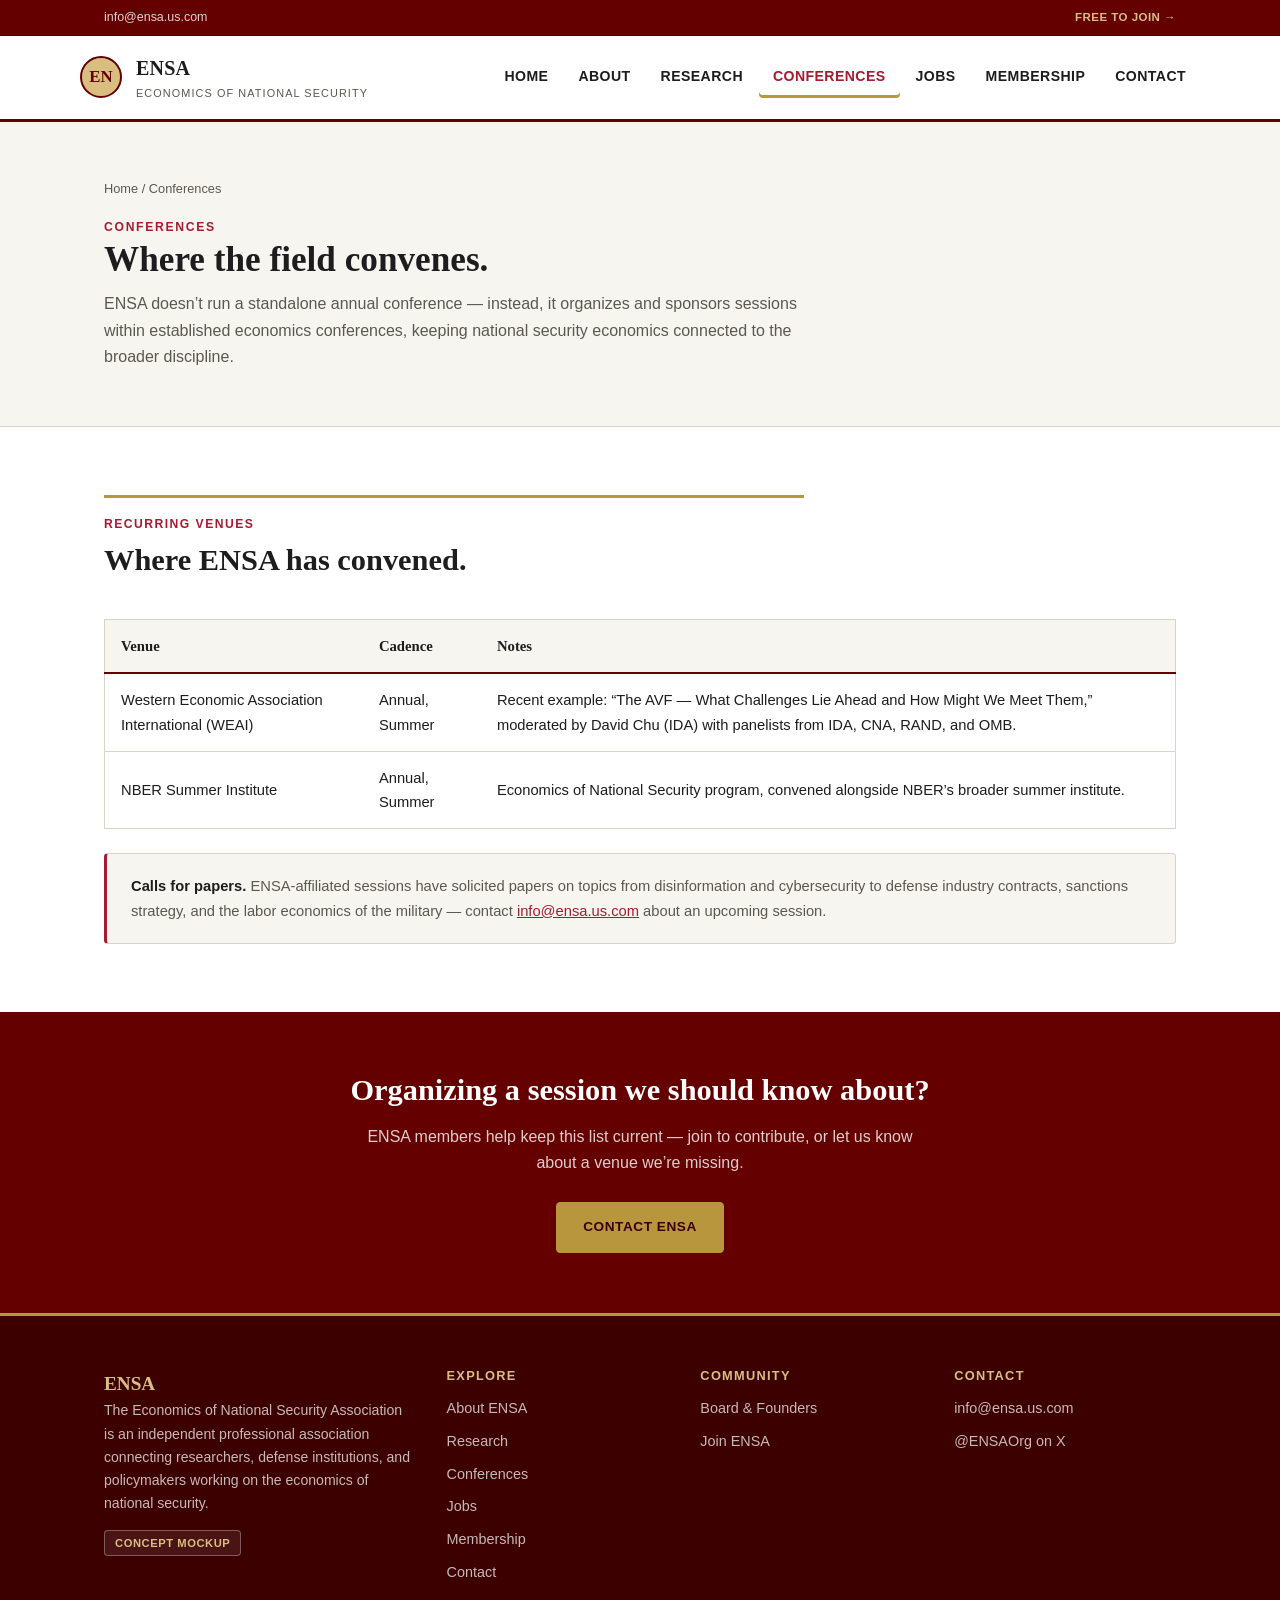
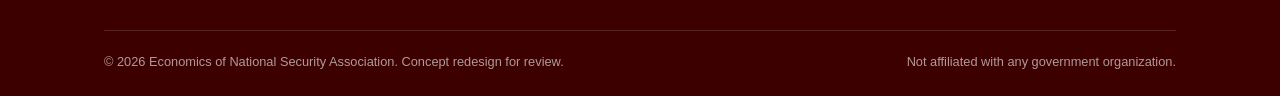
<file: resources.html>
<!DOCTYPE html>
<html lang="en">
<head>
<meta charset="UTF-8">
<meta name="viewport" content="width=device-width, initial-scale=1.0">
<title>Conferences — ENSA</title>
<meta name="description" content="Where ENSA and the economics of national security field convene: WEAI and the NBER Summer Institute.">
<link rel="stylesheet" href="css/style.css">
</head>
<body>
<a class="skip-link" href="#main">Skip to content</a>

<div class="topbar">
  <div class="container">
    <div class="topbar-links">
      <a href="mailto:info@ensa.us.com">info@ensa.us.com</a>
    </div>
    <div class="topbar-links">
      <a href="membership.html">Free to Join &rarr;</a>
    </div>
  </div>
</div>

<header class="site-header">
  <div class="container nav-wrap">
    <a class="brand" href="index.html">
      <span class="brand-mark">EN</span>
      <span class="brand-text">
        <span class="brand-name">ENSA</span>
        <span class="brand-sub">Economics of National Security</span>
      </span>
    </a>
    <button class="nav-toggle" aria-label="Toggle navigation" aria-expanded="false">&#9776;</button>
    <nav class="main-nav" aria-label="Primary">
      <ul>
        <li><a href="index.html">Home</a></li>
        <li><a href="about.html">About</a></li>
        <li><a href="research.html">Research</a></li>
        <li><a href="resources.html" aria-current="page">Conferences</a></li>
        <li><a href="jobs.html">Jobs</a></li>
        <li><a href="membership.html">Membership</a></li>
        <li><a href="contact.html">Contact</a></li>
      </ul>
    </nav>
  </div>
</header>

<main id="main">

  <div class="page-hero">
    <div class="container">
      <div class="breadcrumb"><a href="index.html">Home</a> / Conferences</div>
      <span class="eyebrow">Conferences</span>
      <h1>Where the field convenes.</h1>
      <p>ENSA doesn&rsquo;t run a standalone annual conference &mdash; instead, it organizes and sponsors sessions within established economics conferences, keeping national security economics connected to the broader discipline.</p>
    </div>
  </div>

  <section id="conferences">
    <div class="container">
      <div class="section-head">
        <span class="kicker">Recurring Venues</span>
        <h2>Where ENSA has convened.</h2>
      </div>

      <table class="data-table">
        <thead>
          <tr>
            <th>Venue</th>
            <th>Cadence</th>
            <th>Notes</th>
          </tr>
        </thead>
        <tbody>
          <tr>
            <td>Western Economic Association International (WEAI)</td>
            <td>Annual, Summer</td>
            <td>Recent example: &ldquo;The AVF &mdash; What Challenges Lie Ahead and How Might We Meet Them,&rdquo; moderated by David Chu (IDA) with panelists from IDA, CNA, RAND, and OMB.</td>
          </tr>
          <tr>
            <td>NBER Summer Institute</td>
            <td>Annual, Summer</td>
            <td>Economics of National Security program, convened alongside NBER&rsquo;s broader summer institute.</td>
          </tr>
        </tbody>
      </table>

      <div class="callout" style="margin-top:24px;">
        <strong>Calls for papers.</strong> ENSA-affiliated sessions have solicited papers on topics from disinformation and cybersecurity to defense industry contracts, sanctions strategy, and the labor economics of the military &mdash; contact <a href="mailto:info@ensa.us.com">info@ensa.us.com</a> about an upcoming session.
      </div>
    </div>
  </section>

  <section class="cta-band">
    <div class="container">
      <h2>Organizing a session we should know about?</h2>
      <p>ENSA members help keep this list current &mdash; join to contribute, or let us know about a venue we&rsquo;re missing.</p>
      <a class="btn btn-gold" href="contact.html">Contact ENSA</a>
    </div>
  </section>

</main>

<footer class="site-footer">
  <div class="container">
    <div class="footer-grid">
      <div class="footer-brand">
        <span style="color:var(--gold-light);font-family:var(--serif);font-weight:700;font-size:1.2rem;">ENSA</span>
        <p>The Economics of National Security Association is an independent professional association connecting researchers, defense institutions, and policymakers working on the economics of national security.</p>
        <span class="mockup-badge">Concept Mockup</span>
      </div>
      <div>
        <h4>Explore</h4>
        <ul>
          <li><a href="about.html">About ENSA</a></li>
          <li><a href="research.html">Research</a></li>
          <li><a href="resources.html">Conferences</a></li>
          <li><a href="jobs.html">Jobs</a></li>
          <li><a href="membership.html">Membership</a></li>
          <li><a href="contact.html">Contact</a></li>
        </ul>
      </div>
      <div>
        <h4>Community</h4>
        <ul>
          <li><a href="about.html#board">Board &amp; Founders</a></li>
          <li><a href="membership.html">Join ENSA</a></li>
        </ul>
      </div>
      <div>
        <h4>Contact</h4>
        <ul>
          <li><a href="mailto:info@ensa.us.com">info@ensa.us.com</a></li>
          <li><a href="https://twitter.com/ENSAOrg" target="_blank" rel="noopener">&commat;ENSAOrg on X</a></li>
        </ul>
      </div>
    </div>
    <div class="footer-bottom">
      <span>&copy; 2026 Economics of National Security Association. Concept redesign for review.</span>
      <span>Not affiliated with any government organization.</span>
    </div>
  </div>
</footer>

<script src="assets/nav.js"></script>
</body>
</html>
</file>
<file: css/style.css>
/* ENSA — Economics of National Security Association
   Mockup stylesheet — academic/journal feel: serif headlines, crimson + brass accents, square-cornered chrome */

:root {
  --navy: #650000;
  --navy-deep: #3C0000;
  --navy-light: #A51C30;
  --gold: #B7963E;
  --gold-light: #D8BE80;
  --paper: #FFFFFF;
  --paper-dark: #F7F5F0;
  --ink: #1D1D1F;
  --ink-soft: #5B5850;
  --line: #D9D3C4;
  --white: #ffffff;

  --serif: Georgia, Cambria, "Times New Roman", Times, serif;
  --sans: "Helvetica Neue", Helvetica, Arial, sans-serif;

  --container: 1120px;
  --radius: 4px;
}

* { box-sizing: border-box; }

html { scroll-behavior: smooth; }

body {
  margin: 0;
  font-family: var(--sans);
  color: var(--ink);
  background: var(--paper);
  line-height: 1.65;
  -webkit-font-smoothing: antialiased;
}

h1, h2, h3, h4 {
  font-family: var(--serif);
  color: var(--ink);
  font-weight: 700;
  letter-spacing: normal;
  line-height: 1.2;
  margin: 0 0 0.5em;
}

h1 { font-size: 2.8rem; }
h2 { font-size: 1.9rem; }
h3 { font-size: 1.25rem; }

p { margin: 0 0 1em; color: var(--ink-soft); }

a { color: var(--navy-light); }
a:hover { color: var(--navy); }

.container {
  max-width: var(--container);
  margin: 0 auto;
  padding: 0 24px;
}

img { max-width: 100%; display: block; }

/* ---------- Skip link ---------- */
.skip-link {
  position: absolute;
  left: -9999px;
  top: 0;
  background: var(--navy-light);
  color: var(--white);
  padding: 10px 16px;
  z-index: 1000;
  font-weight: 600;
}
.skip-link:focus { left: 12px; top: 12px; }

/* ---------- Top bar ---------- */
.topbar {
  background: var(--navy);
  color: rgba(255,255,255,0.82);
  font-size: 0.78rem;
  border-bottom: 1px solid var(--navy-deep);
}
.topbar .container {
  display: flex;
  justify-content: space-between;
  align-items: center;
  padding-top: 7px;
  padding-bottom: 7px;
  flex-wrap: wrap;
  gap: 6px;
}
.topbar a { color: rgba(255,255,255,0.82); text-decoration: none; }
.topbar a:hover { color: var(--white); }
.topbar .topbar-links { display: flex; gap: 18px; align-items: center; }
.topbar .topbar-links a[href*="membership"] { color: var(--gold-light); font-weight: 700; text-transform: uppercase; letter-spacing: 0.04em; font-size: 0.72rem; }

/* ---------- Header / nav ---------- */
header.site-header {
  background: var(--paper);
  border-bottom: 3px solid var(--navy);
  position: sticky;
  top: 0;
  z-index: 50;
}
.nav-wrap {
  display: flex;
  align-items: center;
  justify-content: space-between;
  padding: 16px 0;
  gap: 20px;
}
.brand {
  display: flex;
  align-items: center;
  gap: 14px;
  text-decoration: none;
}
.brand-mark {
  width: 42px;
  height: 42px;
  border-radius: 50%;
  background: var(--gold-light);
  border: 2px solid var(--navy);
  color: var(--navy);
  display: flex;
  align-items: center;
  justify-content: center;
  font-family: var(--serif);
  font-weight: 700;
  font-size: 1.05rem;
  flex-shrink: 0;
}
.brand-text .brand-name {
  font-family: var(--serif);
  color: var(--ink);
  font-size: 1.25rem;
  font-weight: 700;
  letter-spacing: 0.01em;
  display: block;
}
.brand-text .brand-sub {
  color: var(--ink-soft);
  font-size: 0.68rem;
  text-transform: uppercase;
  letter-spacing: 0.1em;
  display: block;
}

nav.main-nav ul {
  list-style: none;
  display: flex;
  gap: 2px;
  margin: 0;
  padding: 0;
}
nav.main-nav a {
  color: var(--ink);
  text-decoration: none;
  font-size: 0.88rem;
  font-weight: 600;
  text-transform: uppercase;
  letter-spacing: 0.03em;
  padding: 9px 14px;
  border-radius: var(--radius);
  display: block;
  transition: background 0.15s ease, color 0.15s ease;
}
nav.main-nav a:hover,
nav.main-nav a:focus {
  background: var(--paper-dark);
  color: var(--navy-light);
}
nav.main-nav a[aria-current="page"] {
  color: var(--navy-light);
  box-shadow: inset 0 -3px 0 var(--gold);
}

.nav-toggle {
  display: none;
  background: none;
  border: 1px solid var(--line);
  color: var(--ink);
  font-size: 1.3rem;
  border-radius: var(--radius);
  padding: 6px 10px;
  cursor: pointer;
}

/* ---------- Hero ---------- */
.hero {
  background: var(--paper);
  color: var(--ink);
  padding: 88px 0 76px;
  position: relative;
}
.hero .container { position: relative; }
.hero .eyebrow {
  color: var(--navy-light);
  text-transform: uppercase;
  letter-spacing: 0.14em;
  font-size: 0.78rem;
  font-weight: 700;
  margin-bottom: 16px;
}
.hero h1 {
  color: var(--ink);
  max-width: 780px;
  margin-bottom: 22px;
}
.hero p.lead {
  color: var(--ink-soft);
  font-size: 1.15rem;
  max-width: 620px;
  margin-bottom: 34px;
}
.hero-actions { display: flex; gap: 16px; flex-wrap: wrap; align-items: center; }

.btn {
  display: inline-block;
  padding: 13px 26px;
  border-radius: var(--radius);
  font-weight: 700;
  font-size: 0.85rem;
  text-transform: uppercase;
  letter-spacing: 0.04em;
  text-decoration: none;
  border: 1.5px solid transparent;
  cursor: pointer;
  font-family: var(--sans);
  transition: background 0.15s ease, color 0.15s ease, border-color 0.15s ease;
}
.btn-gold {
  background: var(--navy);
  color: var(--white);
  border-color: var(--navy);
}
.btn-gold:hover { background: var(--navy-deep); border-color: var(--navy-deep); color: var(--white); }
.btn-outline {
  background: transparent;
  color: var(--ink);
  border-color: var(--line);
}
.btn-outline:hover { border-color: var(--navy-light); color: var(--navy-light); }
.btn-outline.on-paper { border-color: var(--line); color: var(--ink); }
.btn-outline.on-paper:hover { border-color: var(--navy-light); color: var(--navy-light); }

/* ---------- Sub-page hero (smaller) ---------- */
.page-hero {
  background: var(--paper-dark);
  color: var(--ink);
  padding: 56px 0;
  border-bottom: 1px solid var(--line);
}
.page-hero .eyebrow {
  color: var(--navy-light);
  text-transform: uppercase;
  letter-spacing: 0.14em;
  font-size: 0.76rem;
  font-weight: 700;
  margin-bottom: 10px;
}
.page-hero h1 { color: var(--ink); margin-bottom: 10px; font-size: 2.2rem; }
.page-hero p { color: var(--ink-soft); max-width: 700px; margin-bottom: 0; }

/* breadcrumb */
.breadcrumb {
  font-size: 0.8rem;
  color: var(--ink-soft);
  margin-bottom: 14px;
}
.breadcrumb a { color: var(--ink-soft); text-decoration: none; }
.breadcrumb a:hover { color: var(--navy-light); }

/* ---------- Sections ---------- */
section { padding: 68px 0; scroll-margin-top: 88px; }
section.alt { background: var(--paper-dark); }
.section-head { max-width: 700px; margin-bottom: 40px; border-top: 3px solid var(--gold); padding-top: 16px; }
.section-head .kicker {
  color: var(--navy-light);
  text-transform: uppercase;
  font-size: 0.76rem;
  letter-spacing: 0.12em;
  font-weight: 700;
  margin-bottom: 8px;
  display: block;
}

/* ---------- Card grid ---------- */
.grid {
  display: grid;
  gap: 22px;
  grid-template-columns: repeat(3, 1fr);
}
.grid.cols-2 { grid-template-columns: repeat(2, 1fr); }
.grid.cols-4 { grid-template-columns: repeat(4, 1fr); }

.card {
  background: var(--white);
  border: 1px solid var(--line);
  border-radius: var(--radius);
  border-top: 3px solid var(--navy);
  padding: 28px;
  transition: border-color 0.2s ease;
}
.card:hover { border-color: var(--navy-light); }
.card .icon {
  width: 40px;
  height: 40px;
  border-radius: var(--radius);
  background: var(--paper-dark);
  border: 1px solid var(--line);
  color: var(--navy-light);
  display: flex;
  align-items: center;
  justify-content: center;
  font-size: 1.15rem;
  margin-bottom: 18px;
}
.card h3 { margin-bottom: 10px; }
.card p { margin-bottom: 0; font-size: 0.95rem; }
.card .card-link {
  display: inline-block;
  margin-top: 14px;
  font-size: 0.85rem;
  font-weight: 700;
  text-decoration: none;
}

/* ---------- Featured papers carousel ---------- */
.featured-papers { padding-top: 52px; padding-bottom: 52px; }
.carousel {
  position: relative;
  padding: 0 58px;
}
.carousel-track {
  position: relative;
  min-height: 200px;
}
.carousel-slide {
  background: var(--white);
  border: 1px solid var(--line);
  border-top: 3px solid var(--navy);
  border-radius: var(--radius);
  padding: 32px 36px;
  animation: carousel-fade 0.35s ease;
}
.carousel-slide[hidden] { display: none; }
.carousel-slide .tag { display: inline-block; margin-bottom: 14px; }
.carousel-slide h3 { margin-bottom: 8px; font-size: 1.3rem; }
.carousel-slide p:last-of-type { margin-bottom: 0; }
@media (prefers-reduced-motion: reduce) {
  .carousel-slide { animation: none; }
}
@keyframes carousel-fade {
  from { opacity: 0; }
  to { opacity: 1; }
}
.carousel-btn {
  position: absolute;
  top: 50%;
  transform: translateY(-50%);
  width: 40px;
  height: 40px;
  border-radius: var(--radius);
  border: 1px solid var(--line);
  background: var(--white);
  color: var(--navy);
  font-size: 1.5rem;
  line-height: 1;
  cursor: pointer;
  display: flex;
  align-items: center;
  justify-content: center;
  transition: border-color 0.15s ease, color 0.15s ease;
}
.carousel-btn:hover { border-color: var(--navy-light); color: var(--navy-light); }
.carousel-btn.prev { left: 0; }
.carousel-btn.next { right: 0; }
.carousel-dots {
  display: flex;
  justify-content: center;
  gap: 9px;
  margin-top: 22px;
}
.carousel-dot {
  width: 9px;
  height: 9px;
  border-radius: 50%;
  border: 1px solid var(--line);
  background: var(--paper-dark);
  padding: 0;
  cursor: pointer;
}
.carousel-dot[aria-selected="true"] { background: var(--navy); border-color: var(--navy); }

/* ---------- Stats ---------- */
.stats {
  background: var(--navy);
  color: var(--white);
  padding: 48px 0;
  border-top: 1px solid var(--navy-deep);
  border-bottom: 1px solid var(--navy-deep);
}
.stats .grid { grid-template-columns: repeat(4, 1fr); text-align: center; gap: 20px; }
.stat .num {
  font-family: var(--serif);
  font-weight: 700;
  font-size: 2.3rem;
  color: var(--gold-light);
  display: block;
}
.stat .label {
  color: rgba(255,255,255,0.78);
  font-size: 0.8rem;
  text-transform: uppercase;
  letter-spacing: 0.06em;
}

/* ---------- Pull quote ---------- */
.pull-quote {
  border-left: 3px solid var(--navy-light);
  padding: 4px 0 4px 28px;
  font-family: var(--serif);
  font-weight: 400;
  font-size: 1.35rem;
  color: var(--ink);
  font-style: italic;
  margin: 0 0 1em;
}
.pull-quote cite {
  display: block;
  margin-top: 12px;
  font-family: var(--sans);
  font-style: normal;
  font-size: 0.85rem;
  color: var(--ink-soft);
}

/* ---------- Two column ---------- */
.two-col {
  display: grid;
  grid-template-columns: 1.1fr 0.9fr;
  gap: 48px;
  align-items: start;
}

/* ---------- Timeline ---------- */
.timeline { list-style: none; margin: 0; padding: 0; border-left: 2px solid var(--line); }
.timeline li { position: relative; padding: 0 0 32px 28px; }
.timeline li::before {
  content: "";
  position: absolute;
  left: -6px;
  top: 4px;
  width: 10px;
  height: 10px;
  background: var(--navy-light);
  border: 2px solid var(--white);
  box-shadow: 0 0 0 1px var(--navy-light);
}
.timeline .year {
  font-family: var(--serif);
  color: var(--ink);
  font-weight: 700;
  font-size: 1.05rem;
}

/* ---------- People / board ---------- */
.person {
  display: flex;
  gap: 16px;
  align-items: flex-start;
}
.person .avatar {
  width: 50px;
  height: 50px;
  border-radius: 50%;
  background: var(--paper-dark);
  border: 1px solid var(--line);
  color: var(--navy-light);
  display: flex;
  align-items: center;
  justify-content: center;
  font-family: var(--serif);
  font-weight: 700;
  flex-shrink: 0;
}
.person h4 { margin: 0; color: var(--ink); font-family: var(--serif); font-size: 1.05rem; }
.person .role { color: var(--navy-light); font-size: 0.8rem; font-weight: 700; text-transform: uppercase; letter-spacing: 0.05em; margin-bottom: 4px; }
.person p { font-size: 0.92rem; margin-bottom: 0; }

/* ---------- Note / callout ---------- */
.callout {
  background: var(--paper-dark);
  border: 1px solid var(--line);
  border-left: 3px solid var(--navy-light);
  border-radius: var(--radius);
  padding: 20px 24px;
  font-size: 0.92rem;
  color: var(--ink-soft);
}
.callout strong { color: var(--ink); }

/* ---------- Tag list ---------- */
.tag-list { display: flex; flex-wrap: wrap; gap: 8px; margin: 14px 0; }
.tag {
  background: var(--paper-dark);
  border: 1px solid var(--line);
  color: var(--ink);
  font-size: 0.76rem;
  font-weight: 700;
  text-transform: uppercase;
  letter-spacing: 0.03em;
  padding: 5px 12px;
  border-radius: var(--radius);
}

/* ---------- Table ---------- */
table.data-table { width: 100%; border-collapse: collapse; background: var(--white); border: 1px solid var(--line); }
table.data-table th, table.data-table td {
  text-align: left;
  padding: 14px 16px;
  border-bottom: 1px solid var(--line);
  font-size: 0.92rem;
}
table.data-table th {
  background: var(--paper-dark);
  color: var(--ink);
  font-family: var(--serif);
  font-weight: 700;
  border-bottom: 2px solid var(--navy);
}
table.data-table tr:last-child td { border-bottom: none; }

/* ---------- Resource list ---------- */
.resource {
  background: var(--white);
  border: 1px solid var(--line);
  border-left: 3px solid var(--navy);
  border-radius: var(--radius);
  padding: 24px 26px;
  display: flex;
  gap: 20px;
  align-items: flex-start;
  margin-bottom: 14px;
}
.resource .icon {
  width: 38px;
  height: 38px;
  border-radius: var(--radius);
  background: var(--paper-dark);
  border: 1px solid var(--line);
  color: var(--navy-light);
  display: flex;
  align-items: center;
  justify-content: center;
  font-size: 1.05rem;
  flex-shrink: 0;
}
.resource h3 { margin-bottom: 6px; font-size: 1.1rem; }
.resource p { margin-bottom: 8px; font-size: 0.93rem; }

/* ---------- Paper / literature entries ---------- */
.paper .tag { background: var(--paper-dark); color: var(--navy-light); border-color: var(--line); }
.paper-meta {
  font-size: 0.85rem;
  font-style: italic;
  color: var(--ink-soft);
  margin-bottom: 10px;
}
.paper h3 { margin-bottom: 4px; }

/* ---------- Accordion (Research page) ---------- */
.accordion {
  display: flex;
  flex-direction: column;
  gap: 12px;
}
.acc-item {
  background: var(--white);
  border: 1px solid var(--line);
  border-radius: var(--radius);
  overflow: hidden;
}
.acc-trigger {
  scroll-margin-top: 88px;
  width: 100%;
  display: flex;
  align-items: center;
  justify-content: space-between;
  gap: 20px;
  text-align: left;
  background: none;
  border: none;
  border-left: 3px solid var(--navy);
  padding: 24px 26px;
  cursor: pointer;
  font-family: inherit;
  color: inherit;
}
.acc-trigger:hover { background: var(--paper-dark); }
.acc-trigger:focus-visible {
  outline: 2px solid var(--navy-light);
  outline-offset: -2px;
}
.acc-trigger-text { display: flex; flex-direction: column; gap: 6px; }
.acc-heading {
  font-family: var(--serif);
  color: var(--ink);
  font-size: 1.4rem;
  font-weight: 700;
}
.acc-sub {
  color: var(--ink-soft);
  font-size: 0.94rem;
  font-weight: 400;
  max-width: 720px;
}
.acc-chevron {
  flex-shrink: 0;
  font-size: 1.1rem;
  color: var(--navy-light);
  transition: transform 0.2s ease;
}
.acc-trigger[aria-expanded="true"] .acc-chevron { transform: rotate(180deg); }
.acc-trigger[aria-expanded="true"] { border-bottom: 1px solid var(--line); }
.acc-panel[hidden] { display: none; }
.acc-panel-inner {
  padding: 22px 26px 26px;
  background: var(--paper-dark);
  animation: acc-in 0.18s ease;
}
@media (prefers-reduced-motion: reduce) {
  .acc-panel-inner { animation: none; }
}
@keyframes acc-in {
  from { opacity: 0; transform: translateY(-6px); }
  to { opacity: 1; transform: translateY(0); }
}
.acc-panel-inner .resource:last-child { margin-bottom: 0; }

/* ---------- CTA band ---------- */
.cta-band {
  background: var(--navy);
  color: var(--white);
  padding: 60px 0;
  text-align: center;
}
.cta-band h2 { color: var(--white); }
.cta-band p { color: rgba(255,255,255,0.8); max-width: 560px; margin: 0 auto 26px; }
.cta-band .btn-gold { background: var(--gold); border-color: var(--gold); color: var(--navy-deep); }
.cta-band .btn-gold:hover { background: var(--gold-light); border-color: var(--gold-light); color: var(--navy-deep); }

/* ---------- Forms ---------- */
.form-grid { display: grid; grid-template-columns: 1fr 1fr; gap: 18px; }
.form-grid .full { grid-column: 1 / -1; }
label {
  display: block;
  font-size: 0.82rem;
  font-weight: 700;
  text-transform: uppercase;
  letter-spacing: 0.02em;
  color: var(--ink);
  margin-bottom: 6px;
}
input[type="text"], input[type="email"], select, textarea {
  width: 100%;
  padding: 12px 14px;
  border: 1px solid var(--line);
  border-radius: var(--radius);
  font-family: var(--sans);
  font-size: 0.95rem;
  background: var(--white);
  color: var(--ink);
}
textarea { resize: vertical; min-height: 120px; }
input:focus, select:focus, textarea:focus {
  outline: 2px solid var(--navy-light);
  outline-offset: 1px;
  border-color: var(--navy-light);
}
.form-note { font-size: 0.82rem; color: var(--ink-soft); margin-top: 4px; }
.form-section-label {
  font-family: var(--serif);
  font-weight: 700;
  color: var(--ink);
  font-size: 1.1rem;
  padding-top: 8px;
  margin-bottom: -4px;
  border-top: 1px solid var(--line);
  padding-top: 18px;
}
.form-grid .form-section-label:first-child { border-top: none; padding-top: 0; }
.radio-row, .checkbox-grid {
  display: flex;
  flex-wrap: wrap;
  gap: 10px 28px;
  margin-top: 6px;
}
.radio-option, .checkbox-option {
  display: flex;
  align-items: center;
  gap: 8px;
  font-size: 0.92rem;
  font-weight: 400;
  color: var(--ink-soft);
  cursor: pointer;
}
.radio-option input, .checkbox-option input {
  width: auto;
  accent-color: var(--navy-light);
}

/* ---------- Membership tiers ---------- */
.tier {
  background: var(--white);
  border: 1px solid var(--line);
  border-top: 3px solid var(--navy);
  border-radius: var(--radius);
  padding: 30px 26px;
  display: flex;
  flex-direction: column;
}
.tier.featured { border: 1.5px solid var(--gold); border-top: 3px solid var(--navy); position: relative; }
.tier.featured::before {
  content: "Most common";
  position: absolute;
  top: -12px;
  left: 26px;
  background: var(--gold);
  color: var(--navy-deep);
  font-size: 0.7rem;
  font-weight: 700;
  padding: 4px 10px;
  border-radius: var(--radius);
  text-transform: uppercase;
  letter-spacing: 0.05em;
}
.tier h3 { margin-bottom: 4px; }
.tier .price { font-family: var(--serif); font-weight: 700; font-size: 1.5rem; color: var(--ink); margin-bottom: 14px; }
.tier .price span { font-size: 0.85rem; color: var(--ink-soft); font-family: var(--sans); font-weight: 400; }
.tier ul { padding-left: 20px; margin: 0 0 22px; color: var(--ink-soft); font-size: 0.92rem; }
.tier ul li { margin-bottom: 8px; }
.tier .btn { margin-top: auto; text-align: center; }

/* ---------- Contact ---------- */
.contact-methods { display: flex; flex-direction: column; gap: 22px; }
.contact-method { display: flex; gap: 16px; align-items: flex-start; }
.contact-method .icon {
  width: 38px;
  height: 38px;
  border-radius: var(--radius);
  background: var(--paper-dark);
  border: 1px solid var(--line);
  color: var(--navy-light);
  display: flex;
  align-items: center;
  justify-content: center;
  flex-shrink: 0;
  font-size: 1rem;
}
.contact-method h4 { margin: 0 0 4px; color: var(--ink); font-family: var(--serif); }
.contact-method p { margin: 0; font-size: 0.93rem; }
.contact-method a { text-decoration: none; font-weight: 700; }

/* ---------- Footer ---------- */
footer.site-footer {
  background: var(--navy-deep);
  color: rgba(255,255,255,0.72);
  padding: 52px 0 24px;
  font-size: 0.9rem;
  border-top: 3px solid var(--gold);
}
.footer-grid {
  display: grid;
  grid-template-columns: 1.4fr 1fr 1fr 1fr;
  gap: 32px;
  margin-bottom: 36px;
}
.footer-grid h4 {
  color: var(--gold-light);
  font-family: var(--sans);
  font-size: 0.8rem;
  text-transform: uppercase;
  letter-spacing: 0.1em;
  margin-bottom: 14px;
}
.footer-grid ul { list-style: none; margin: 0; padding: 0; }
.footer-grid li { margin-bottom: 9px; }
footer.site-footer a { color: rgba(255,255,255,0.72); text-decoration: none; }
footer.site-footer a:hover { color: var(--white); }
.footer-brand p { color: rgba(255,255,255,0.72); font-size: 0.88rem; }
.footer-bottom {
  border-top: 1px solid rgba(255,255,255,0.15);
  padding-top: 20px;
  display: flex;
  justify-content: space-between;
  flex-wrap: wrap;
  gap: 10px;
  font-size: 0.8rem;
  color: rgba(255,255,255,0.6);
}
.mockup-badge {
  display: inline-block;
  background: rgba(255,255,255,0.08);
  border: 1px solid rgba(255,255,255,0.3);
  color: var(--gold-light);
  padding: 3px 10px;
  border-radius: var(--radius);
  font-size: 0.7rem;
  font-weight: 700;
  letter-spacing: 0.05em;
  text-transform: uppercase;
}

/* ---------- Responsive ---------- */
@media (max-width: 900px) {
  .grid { grid-template-columns: repeat(2, 1fr) !important; }
  .two-col { grid-template-columns: 1fr; }
  .footer-grid { grid-template-columns: 1fr 1fr; }
  .stats .grid { grid-template-columns: repeat(2, 1fr); }
}

@media (max-width: 720px) {
  .nav-toggle { display: block; }
  nav.main-nav {
    display: none;
    width: 100%;
    order: 3;
  }
  nav.main-nav.open { display: block; }
  nav.main-nav ul { flex-direction: column; gap: 2px; padding: 10px 0; }
  .nav-wrap { flex-wrap: wrap; }
  h1 { font-size: 2rem; }
  .hero { padding: 52px 0; }
  .grid, .grid.cols-2, .grid.cols-4 { grid-template-columns: 1fr !important; }
  .footer-grid { grid-template-columns: 1fr 1fr; }
  .form-grid { grid-template-columns: 1fr; }
  section { padding: 44px 0; }
  .carousel { padding: 0 44px; }
  .carousel-slide { padding: 26px 22px; }
  .carousel-btn { width: 34px; height: 34px; font-size: 1.25rem; }
}
</file>
